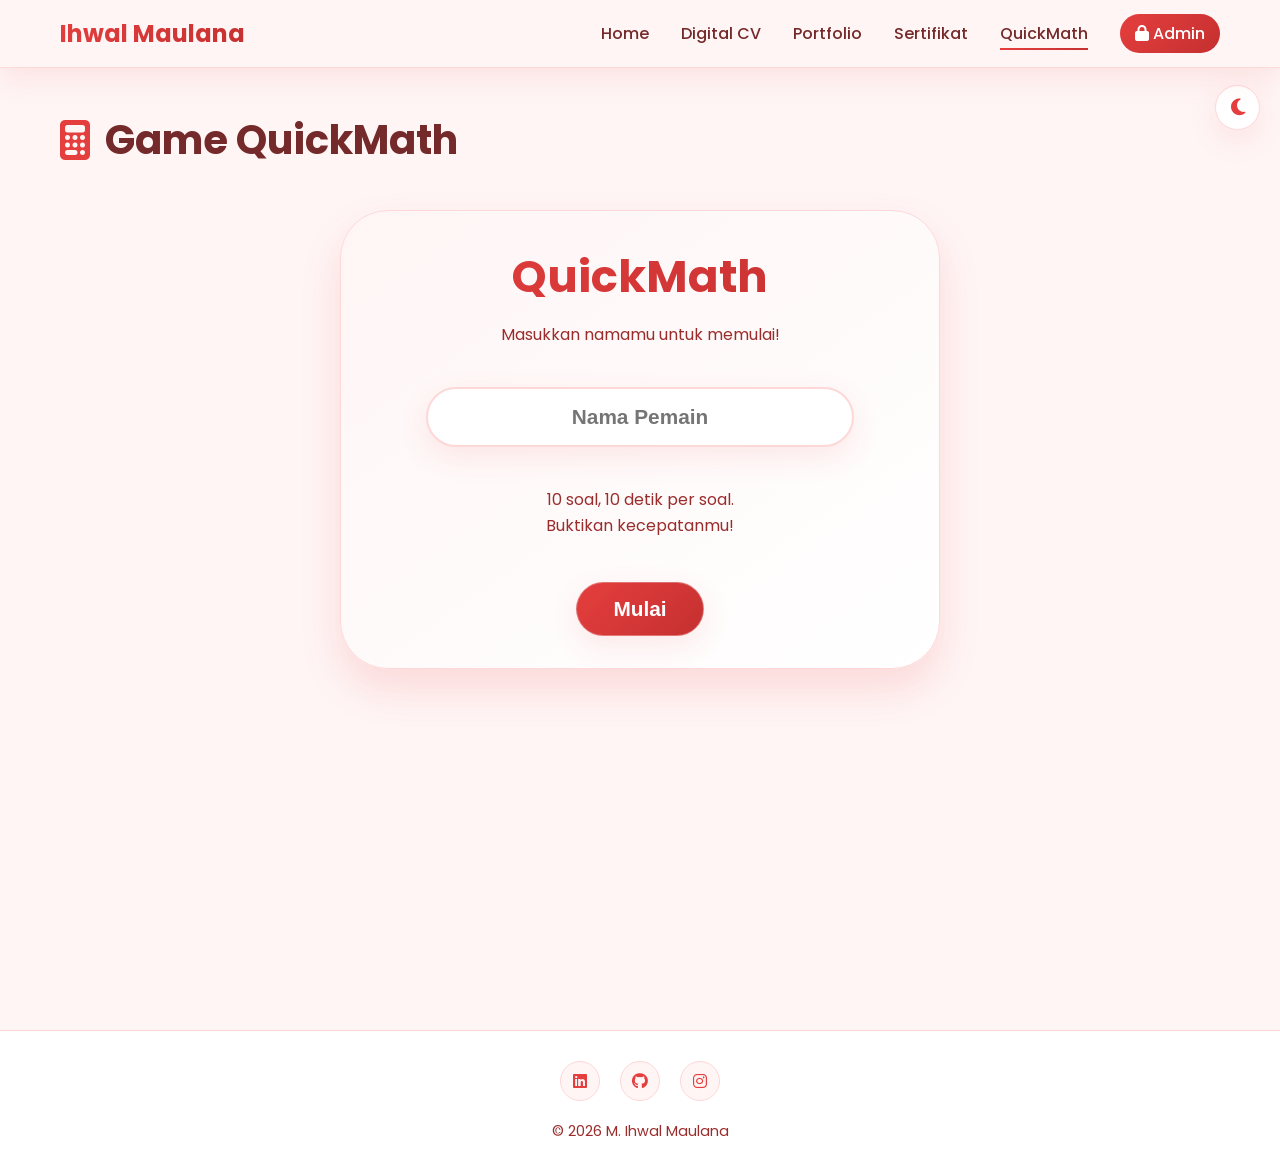
<file: quickmath.html>
<!DOCTYPE html>
<html lang="id">
<head>
    <meta charset="UTF-8">
    <meta name="viewport" content="width=device-width, initial-scale=1.0">
    <meta name="description" content="Game QuickMath - Uji kecepatan hitungmu dengan 10 soal dalam 10 detik per soal.">
    <title>QuickMath - Ihwal Maulana</title>
    <link rel="preconnect" href="https://fonts.googleapis.com">
    <link rel="preconnect" href="https://fonts.gstatic.com" crossorigin>
    <link rel="preconnect" href="https://cdnjs.cloudflare.com">
    <link rel="stylesheet" href="style.css">
    <link rel="icon" type="image/png" href="https://i.ibb.co.com/bjjpS1Fv/Whats-App-Image-2026-02-08-at-10-19-23.jpg">
    <link rel="stylesheet" href="https://cdnjs.cloudflare.com/ajax/libs/font-awesome/6.4.0/css/all.min.css">
    <link href="https://fonts.googleapis.com/css2?family=Poppins:wght@300;400;500;600;700&display=swap" rel="stylesheet">
</head>
<body class="light-mode">

    <a href="#game" class="skip-to-content">Skip to content</a>

    <button class="theme-toggle" id="themeToggle" aria-label="Toggle dark/light mode">
        <i class="fas fa-moon" aria-hidden="true"></i>
        <i class="fas fa-sun" aria-hidden="true"></i>
    </button>

    <button class="back-to-top" id="backToTop" aria-label="Back to top">
        <i class="fas fa-chevron-up" aria-hidden="true"></i>
    </button>

    <div id="toastContainer" class="toast-container" aria-live="polite"></div>

    <nav class="navbar" aria-label="Main navigation">
        <div class="nav-container">
            <div class="nav-brand">
                <a href="index.html">Ihwal Maulana</a>
            </div>
            <ul class="nav-menu" id="navMenu" role="menubar">
                <li><a href="index.html" class="nav-link">Home</a></li>
                <li><a href="digitalcv.html" class="nav-link">Digital CV</a></li>
                <li><a href="portofolio.html" class="nav-link">Portfolio</a></li>
                <li><a href="sertifikat.html" class="nav-link">Sertifikat</a></li>
                <li><a href="quickmath.html" class="nav-link active">QuickMath</a></li>
                <li><a href="login.html" class="nav-link nav-link-admin" id="adminNavLink">
                    <i class="fas fa-lock" aria-hidden="true"></i> Admin
                </a></li>
            </ul>
            <div class="nav-toggle" id="navToggle" role="button" aria-label="Toggle navigation menu" aria-expanded="false" tabindex="0">
                <i class="fas fa-bars" aria-hidden="true"></i>
            </div>
        </div>
    </nav>

    <main>
    <section id="game" class="section active-section">
        <div class="container">
            <h2 class="section-title"><i class="fas fa-calculator" aria-hidden="true"></i> Game QuickMath</h2>

            <div class="game-container" id="game-card">

                <div id="start-screen" class="game-screen">
                    <h1 class="game-title">QuickMath</h1>
                    <p class="game-subtitle">Masukkan namamu untuk memulai!</p>
                    <input type="text" id="player-name-input" class="game-input" placeholder="Nama Pemain" maxlength="20" aria-label="Nama pemain">
                    <div id="name-error" class="error-message" role="alert">Nama harus diisi!</div>
                    <p class="game-info">10 soal, 10 detik per soal.<br>Buktikan kecepatanmu!</p>
                    <button onclick="validateAndShowLoading()" class="btn-game" id="startButton">Mulai</button>
                </div>

                <div id="loading-screen" class="game-screen hidden">
                    <div class="loading-icon" aria-hidden="true">==</div>
                    <div class="loading-text">LOADING</div>
                    <div class="player-name" id="loading-player-name"></div>
                    <div class="loading-dots" aria-hidden="true">
                        <div class="loading-dot"></div>
                        <div class="loading-dot"></div>
                        <div class="loading-dot"></div>
                        <div class="loading-dot"></div>
                        <div class="loading-dot"></div>
                    </div>
                    <div class="loading-spinner" aria-hidden="true"></div>
                    <div class="loading-bar-container">
                        <div class="loading-bar" id="loadingBar" role="progressbar"></div>
                    </div>
                    <div class="loading-percentage" id="loadingPercentage">0%</div>
                    <div class="loading-tips">
                        <div class="loading-tip">Tips: Jawab secepat mungkin!</div>
                        <div class="loading-tip">Waktu hanya 10 detik per soal</div>
                        <div class="loading-tip">Fokus dan teliti dalam menjawab</div>
                    </div>
                    <p class="loading-skip-hint" onclick="document.getElementById('loading-screen').click()">Klik untuk melewati</p>
                    <small>Mempersiapkan soal-soal seru...</small>
                </div>

                <div id="play-screen" class="game-screen hidden">
                    <button class="btn-game-exit" onclick="showStartScreen()" aria-label="Keluar dari game" title="Keluar">
                        <i class="fas fa-times" aria-hidden="true"></i>
                    </button>
                    <div class="player-name" id="play-player-name"></div>
                    <div id="quest-number" class="quest-number">Soal 1 / 10</div>
                    <div class="timer-bar" role="progressbar" aria-label="Waktu tersisa">
                        <div id="progress" class="timer-progress"></div>
                    </div>
                    <div class="question" id="display-question" aria-live="polite">0 + 0</div>
                    <input type="number" id="answer-input" class="game-input answer-input" placeholder="?" autocomplete="off" aria-label="Jawaban kamu">
                    <br>
                    <small class="hint-text">Tekan Enter untuk menjawab</small>
                </div>

                <div id="result-screen" class="game-screen hidden">
                    <h1 id="result-title" class="result-title">Selesai!</h1>
                    <div class="player-name" id="result-player-name"></div>
                    <div id="result-message" class="result-message" aria-live="polite"></div>
                    <div class="score-badge" id="final-score">Skor: 0</div>
                    <div class="result-container">
                        <table class="result-table" aria-label="Hasil permainan QuickMath">
                            <thead>
                                <tr>
                                    <th scope="col">Soal</th>
                                    <th scope="col">Jawabanmu</th>
                                    <th scope="col">Benar</th>
                                </tr>
                            </thead>
                            <tbody id="result-body"></tbody>
                        </table>
                    </div>
                    <button onclick="showStartScreen()" class="btn-game" id="playAgainButton">Main Lagi</button>
                </div>
            </div>
        </div>
    </section>
    </main>

    <div id="confirmModal" class="modal confirm-modal" style="display: none;" role="dialog" aria-modal="true" aria-labelledby="confirmModalTitle">
        <div class="modal-content" style="max-width: 400px;">
            <div class="modal-header" style="background: var(--danger);">
                <h3 id="confirmModalTitle"><i class="fas fa-exclamation-triangle" aria-hidden="true"></i> Konfirmasi</h3>
            </div>
            <div class="modal-body">
                <p id="confirmMessage">Apakah Anda yakin?</p>
            </div>
            <div class="modal-footer" style="justify-content: center;">
                <button onclick="confirmAction()" class="btn-admin btn-save" style="flex: 0.4; background: var(--danger);">Ya, Hapus</button>
                <button onclick="closeConfirmModal()" class="btn-admin btn-close" style="flex: 0.4;">Batal</button>
            </div>
        </div>
    </div>

    <footer class="footer">
        <div class="container">
            <div class="footer-content">
                <div class="footer-social">
                    <a href="https://linkedin.com/in/ihwalmaulana" target="_blank" rel="noopener noreferrer" aria-label="LinkedIn"><i class="fab fa-linkedin" aria-hidden="true"></i></a>
                    <a href="https://github.com/waldevelop-afk" target="_blank" rel="noopener noreferrer" aria-label="GitHub"><i class="fab fa-github" aria-hidden="true"></i></a>
                    <a href="https://instagram.com/ihwalmaulana08" target="_blank" rel="noopener noreferrer" aria-label="Instagram"><i class="fab fa-instagram" aria-hidden="true"></i></a>
                </div>
                <p class="footer-text">&copy; 2026 M. Ihwal Maulana</p>
            </div>
        </div>
    </footer>

    <script src="script.js"></script>
    <script>
        document.addEventListener('DOMContentLoaded', function() {
            var adminLink = document.getElementById('adminNavLink');
            if (isAdminAuthenticated()) {
                adminLink.href = 'dashboard.html';
                adminLink.innerHTML = '<i class="fas fa-user-shield"></i> Dashboard';
                adminLink.classList.add('admin-logged-in');
            }
        });
    </script>
</body>
</html>
</file>
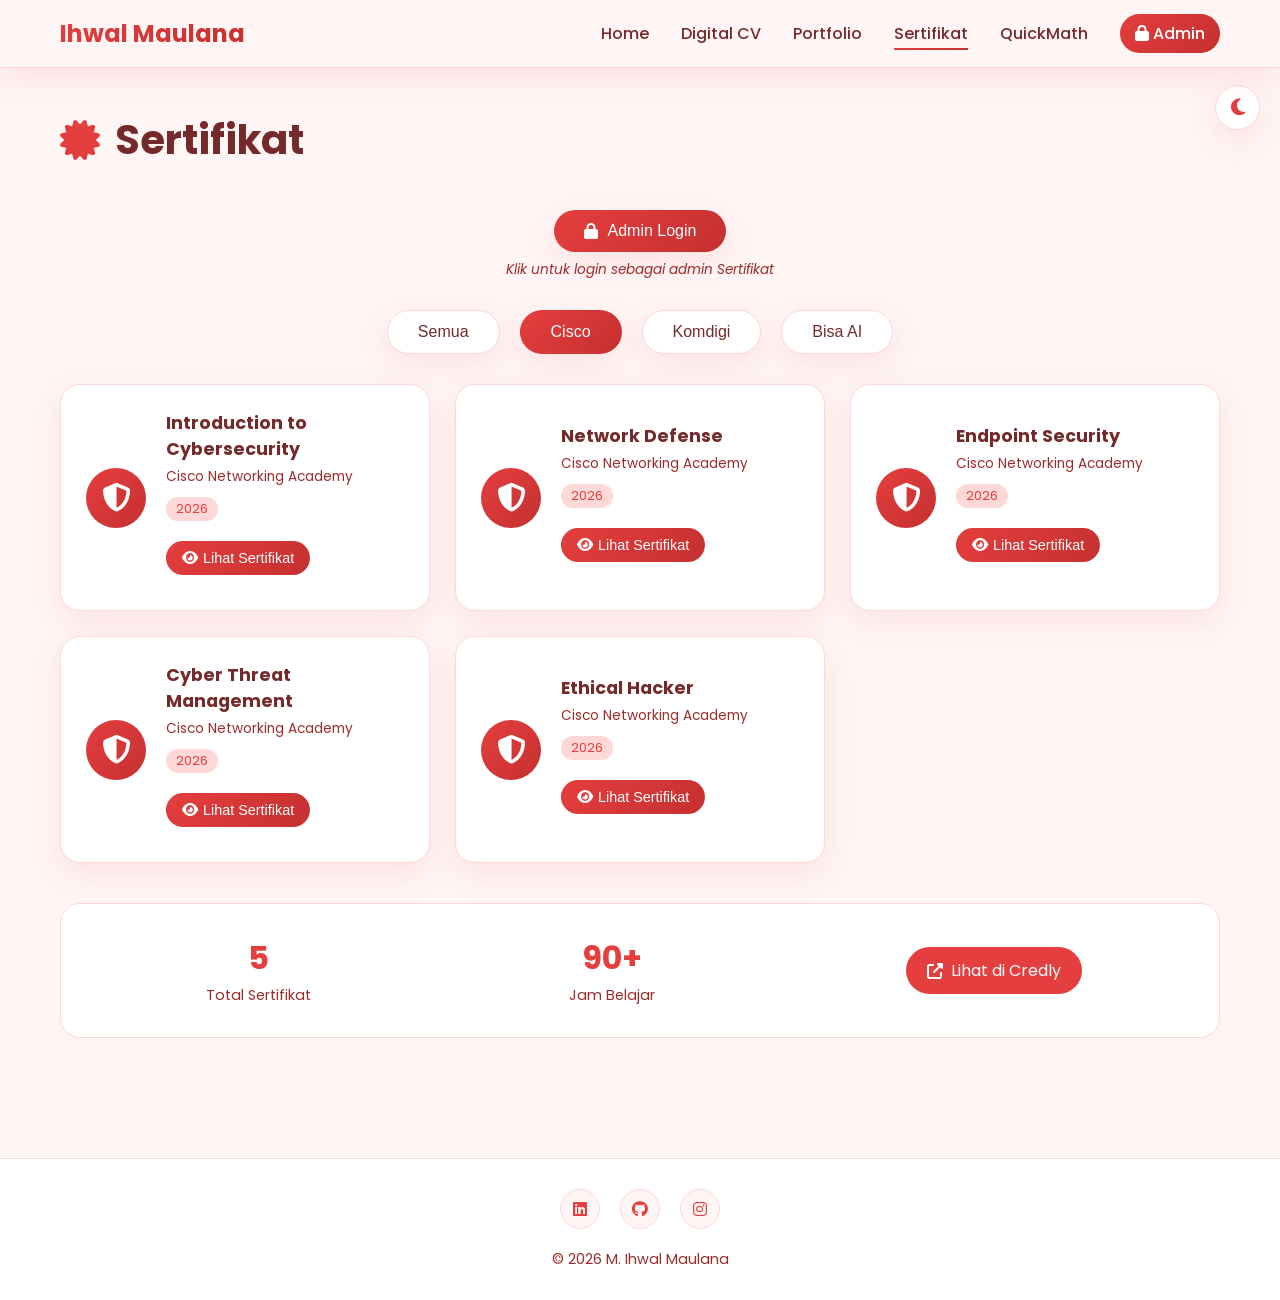
<file: sertifikat.html>
<!DOCTYPE html>
<html lang="id">
<head>
    <meta charset="UTF-8">
    <meta name="viewport" content="width=device-width, initial-scale=1.0">
    <meta name="description" content="Sertifikat Ihwal Maulana - Cisco Networking Academy, Komdigi, dan Bisa AI.">
    <title>Sertifikat - Ihwal Maulana</title>
    <link rel="preconnect" href="https://fonts.googleapis.com">
    <link rel="preconnect" href="https://fonts.gstatic.com" crossorigin>
    <link rel="preconnect" href="https://cdnjs.cloudflare.com">
    <link rel="stylesheet" href="style.css">
    <link rel="icon" type="image/png" href="https://i.ibb.co.com/bjjpS1Fv/Whats-App-Image-2026-02-08-at-10-19-23.jpg">
    <link rel="stylesheet" href="https://cdnjs.cloudflare.com/ajax/libs/font-awesome/6.4.0/css/all.min.css">
    <link href="https://fonts.googleapis.com/css2?family=Poppins:wght@300;400;500;600;700&display=swap" rel="stylesheet">
</head>
<body class="light-mode">

    <a href="#certificates" class="skip-to-content">Skip to content</a>

    <button class="theme-toggle" id="themeToggle" aria-label="Toggle dark/light mode">
        <i class="fas fa-moon" aria-hidden="true"></i>
        <i class="fas fa-sun" aria-hidden="true"></i>
    </button>

    <button class="back-to-top" id="backToTop" aria-label="Back to top">
        <i class="fas fa-chevron-up" aria-hidden="true"></i>
    </button>

    <div id="toastContainer" class="toast-container" aria-live="polite"></div>

    <nav class="navbar" aria-label="Main navigation">
        <div class="nav-container">
            <div class="nav-brand">
                <a href="index.html">Ihwal Maulana</a>
            </div>
            <ul class="nav-menu" id="navMenu" role="menubar">
                <li><a href="index.html" class="nav-link">Home</a></li>
                <li><a href="digitalcv.html" class="nav-link">Digital CV</a></li>
                <li><a href="portofolio.html" class="nav-link">Portfolio</a></li>
                <li><a href="sertifikat.html" class="nav-link active">Sertifikat</a></li>
                <li><a href="quickmath.html" class="nav-link">QuickMath</a></li>
                <li><a href="login.html" class="nav-link nav-link-admin" id="adminNavLink">
                    <i class="fas fa-lock" aria-hidden="true"></i> Admin
                </a></li>
            </ul>
            <div class="nav-toggle" id="navToggle" role="button" aria-label="Toggle navigation menu" aria-expanded="false" tabindex="0">
                <i class="fas fa-bars" aria-hidden="true"></i>
            </div>
        </div>
    </nav>

    <main>
    <section id="certificates" class="section active-section">
        <div class="container">
            <h2 class="section-title"><i class="fas fa-certificate" aria-hidden="true"></i> Sertifikat</h2>

            <div id="loginModal" class="modal" style="display: none;">
                <div class="modal-content" style="max-width: 400px;">
                    <div class="modal-header">
                        <h3><i class="fas fa-lock"></i> Admin Login</h3>
                        <span class="close-modal" onclick="closeLoginModal()">&times;</span>
                    </div>
                    <div class="modal-body">
                        <div class="login-form">
                            <div class="form-group">
                                <label for="username">Username</label>
                                <input type="text" id="username" class="admin-input" placeholder="Masukkan username">
                            </div>
                            <div class="form-group">
                                <label for="password">Password</label>
                                <input type="password" id="password" class="admin-input" placeholder="Masukkan password">
                            </div>
                            <div id="loginError" class="error-message" style="display: none; color: #F56565; margin-top: 10px;">
                                <i class="fas fa-exclamation-circle"></i> Username atau password salah!
                            </div>
                        </div>
                    </div>
                    <div class="modal-footer" style="justify-content: space-between;">
                        <button onclick="closeLoginModal()" class="btn-admin btn-close" style="flex: 0.3;">
                            <i class="fas fa-times"></i> Batal
                        </button>
                        <button onclick="handleLogin()" class="btn-admin btn-save" style="flex: 0.3;">
                            <i class="fas fa-sign-in-alt"></i> Login
                        </button>
                    </div>
                </div>
            </div>

            <div class="admin-panel" id="adminPanel" style="display: none;">
                <div class="admin-header">
                    <h3><i class="fas fa-cog"></i> Admin Panel - Kelola Sertifikat</h3>
                    <button onclick="logoutAdmin()" class="btn-logout">
                        <i class="fas fa-sign-out-alt"></i> Logout
                    </button>
                </div>
                <p class="admin-note">Gunakan panel ini untuk menambah/edit sertifikat</p>
                
                <div class="admin-form">
                    <div class="admin-form-group">
                        <label for="certCategory">Kategori Sertifikat:</label>
                        <select id="certCategory" class="admin-select">
                            <option value="cisco">Cisco Networking Academy</option>
                            <option value="komdigi">Kementerian Komdigi</option>
                            <option value="bisaai">Bisa AI Academy</option>
                        </select>
                    </div>
                    
                    <div class="admin-form-group">
                        <label for="certTitle">Judul Sertifikat:</label>
                        <input type="text" id="certTitle" class="admin-input" placeholder="Contoh: Introduction to Cybersecurity" required>
                    </div>
                    
                    <div class="admin-form-group">
                        <label for="certIssuer">Penerbit:</label>
                        <input type="text" id="certIssuer" class="admin-input" placeholder="Contoh: Cisco Networking Academy" required>
                    </div>
                    
                    <div class="admin-form-group">
                        <label for="certDate">Tanggal Sertifikat:</label>
                        <input type="date" id="certDate" class="admin-input" required>
                    </div>
                    
                    <div class="admin-form-group">
                        <label for="certDescription">Deskripsi (Opsional):</label>
                        <textarea id="certDescription" class="admin-input" rows="3" placeholder="Deskripsi singkat tentang sertifikat..."></textarea>
                    </div>
                    
                    <div class="admin-form-group">
                        <label for="certHours">Jam Belajar (Opsional):</label>
                        <input type="number" id="certHours" class="admin-input" placeholder="Contoh: 15">
                    </div>
                    
                    <div class="admin-form-group">
                        <label for="certLink">Link Sertifikat (URL Opsional):</label>
                        <input type="url" id="certLink" class="admin-input" placeholder="https://drive.google.com/...">
                        <small class="input-hint">Bisa link Google Drive, Google Photos, atau direct link</small>
                    </div>
                    
                    <div class="admin-form-group">
                        <label for="certFile">Upload File Sertifikat:</label>
                        <input type="file" id="certFile" class="admin-input" accept="image/*,.pdf" />
                        <div id="certFilePreview" class="file-preview-container" style="margin-top: 10px;"></div>
                        <small class="input-hint">Format: JPG, PNG, PDF (Max 10MB) - File akan tersimpan permanen</small>
                    </div>
                    
                    <div class="admin-form-group">
                        <label for="badgeFile">Upload Gambar Badge (Opsional):</label>
                        <input type="file" id="badgeFile" class="admin-input" accept="image/*" />
                        <div id="certBadgePreview" class="file-preview-container" style="margin-top: 10px;"></div>
                        <small class="input-hint">Format: JPG, PNG (Max 2MB)</small>
                    </div>
                    
                    <div class="admin-buttons">
                        <button onclick="saveCertificateLink()" class="btn-admin btn-save">
                            <i class="fas fa-save"></i> Simpan Sertifikat
                        </button>
                        <button onclick="closeAdminPanel()" class="btn-admin btn-close">
                            <i class="fas fa-times"></i> Tutup Panel
                        </button>
                    </div>
                </div>
            </div>

            <div class="admin-toggle-container">
                <button onclick="openLoginModal()" class="btn-admin-toggle" id="adminLoginBtn">
                    <i class="fas fa-lock"></i> Admin Login
                </button>
                <span class="admin-hint" id="adminStatus">Klik untuk login sebagai admin Sertifikat</span>
            </div>

            <div class="certificate-categories">
                <button class="category-btn active" data-category="all">Semua</button>
                <button class="category-btn" data-category="cisco">Cisco</button>
                <button class="category-btn" data-category="komdigi">Komdigi</button>
                <button class="category-btn" data-category="bisaai">Bisa AI</button>
            </div>

            <div class="certificates-grid" id="certificatesGrid"></div>

            <div class="cert-stats">
                <div class="cert-stat-item">
                    <span class="cert-stat-number" id="totalCertificates">0</span>
                    <span class="cert-stat-label">Total Sertifikat</span>
                </div>
                <div class="cert-stat-item">
                    <span class="cert-stat-number" id="totalHours">0</span>
                    <span class="cert-stat-label">Jam Belajar</span>
                </div>
                <div class="cert-stat-item">
                    <a href="https://www.credly.com/users/ihwal-maulana" target="_blank" class="credly-link">
                        <i class="fas fa-external-link-alt"></i> Lihat di Credly
                    </a>
                </div>
            </div>
        </div>
    </section>
    </main>

    <div id="certModal" class="modal" role="dialog" aria-modal="true" aria-labelledby="modalTitle">
        <div class="modal-content">
            <div class="modal-header">
                <h3 id="modalTitle">Sertifikat</h3>
                <span class="close-modal" onclick="closeModal()">&times;</span>
            </div>
            <div class="modal-body" id="modalBody"></div>
            <div class="modal-footer">
                <button class="btn-download" onclick="downloadCertificate()">
                    <i class="fas fa-download"></i> Download
                </button>
            </div>
        </div>
    </div>

    <footer class="footer">
        <div class="container">
            <div class="footer-content">
                <div class="footer-social">
                    <a href="https://linkedin.com/in/ihwalmaulana" target="_blank" rel="noopener noreferrer" aria-label="LinkedIn"><i class="fab fa-linkedin" aria-hidden="true"></i></a>
                    <a href="https://github.com/waldevelop-afk" target="_blank" rel="noopener noreferrer" aria-label="GitHub"><i class="fab fa-github" aria-hidden="true"></i></a>
                    <a href="https://instagram.com/ihwalmaulana08" target="_blank" rel="noopener noreferrer" aria-label="Instagram"><i class="fab fa-instagram" aria-hidden="true"></i></a>
                </div>
                <p class="footer-text">&copy; 2026 M. Ihwal Maulana</p>
            </div>
        </div>
    </footer>

    <script src="script.js"></script>
    <script>
        // Update admin nav link
        document.addEventListener('DOMContentLoaded', function() {
            const adminLink = document.getElementById('adminNavLink');
            if (isAdminAuthenticated()) {
                adminLink.href = 'dashboard.html';
                adminLink.innerHTML = '<i class="fas fa-user-shield"></i> Dashboard';
                adminLink.classList.add('admin-logged-in');
            }
        });
    </script>
</body>
</html>
</file>
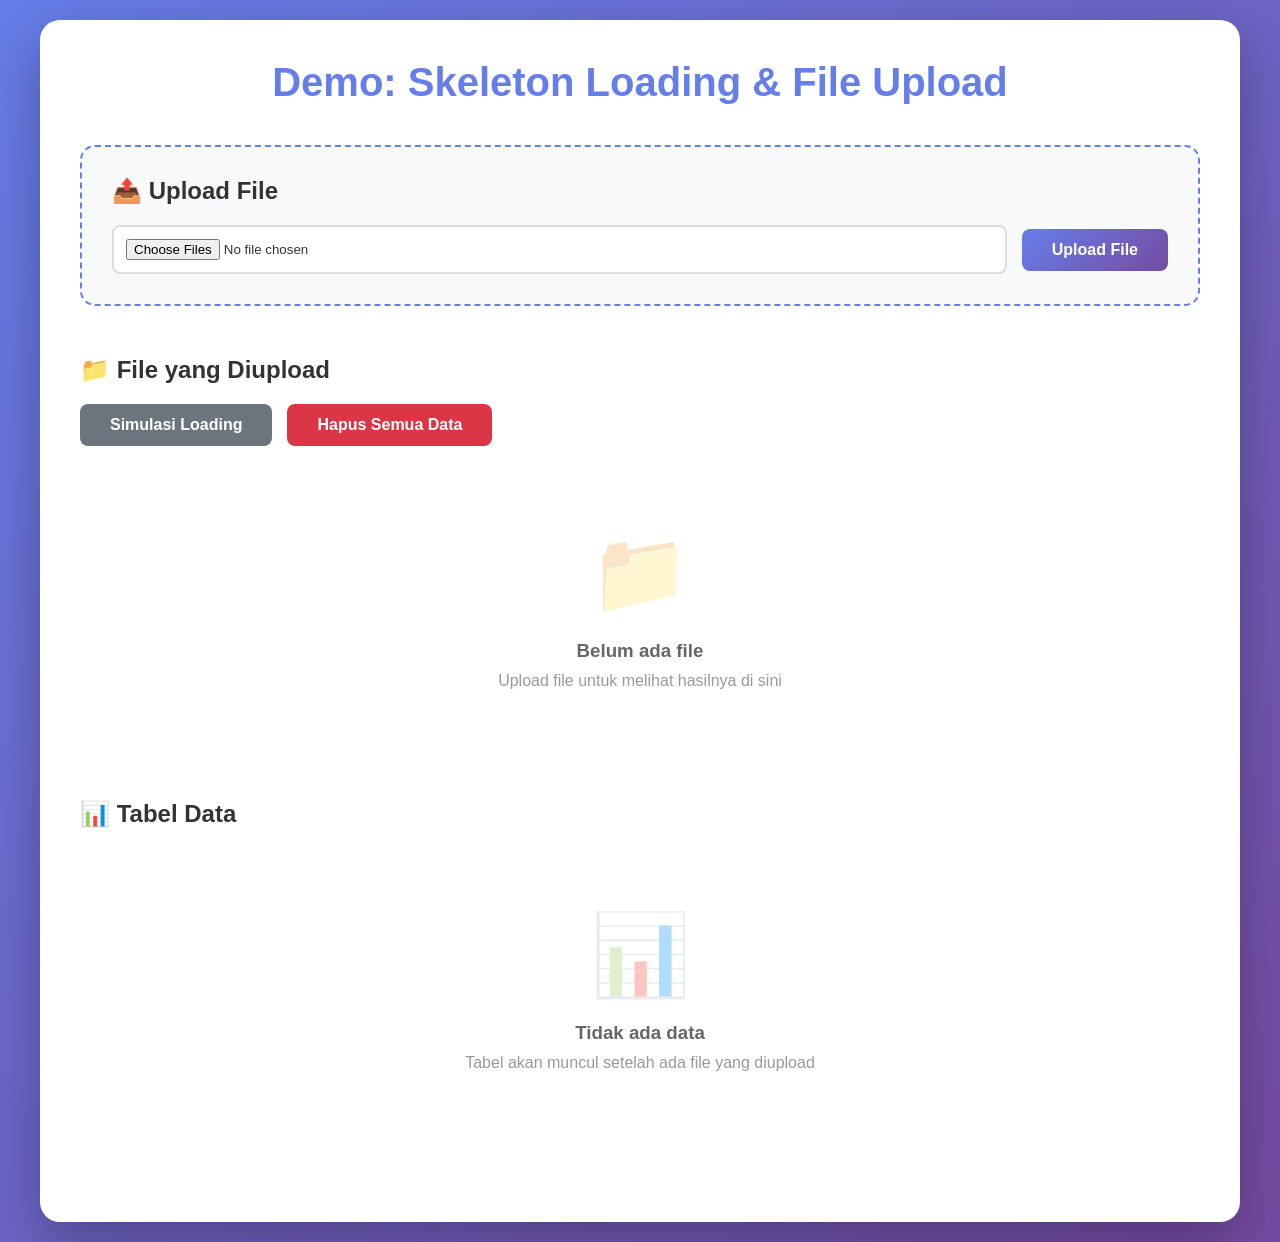
<file: skeleton-example.html>
<!DOCTYPE html>
<html lang="id">
<head>
    <meta charset="UTF-8">
    <meta name="viewport" content="width=device-width, initial-scale=1.0">
    <title>Skeleton Loading & Upload Example</title>
    <link rel="stylesheet" href="skeleton-styles.css">
</head>
<body>
    <div class="container">
        <h1>Demo: Skeleton Loading & File Upload</h1>
        
        <!-- Upload Section -->
        <section class="upload-section">
            <h2>📤 Upload File</h2>
            <div class="upload-form">
                <input type="file" id="fileInput" accept="image/*,.pdf" multiple>
                <button onclick="handleUpload()" class="btn-upload">Upload File</button>
            </div>
            <div id="uploadStatus" class="upload-status"></div>
        </section>

        <!-- Display Section with Skeleton -->
        <section class="display-section">
            <h2>📁 File yang Diupload</h2>
            <div class="controls">
                <button onclick="simulateLoading()" class="btn-secondary">Simulasi Loading</button>
                <button onclick="clearAllData()" class="btn-danger">Hapus Semua Data</button>
            </div>
            
            <!-- Grid untuk Card -->
            <div id="fileGrid" class="file-grid">
                <!-- Skeleton atau data akan muncul di sini -->
            </div>
        </section>

        <!-- Table Example -->
        <section class="table-section">
            <h2>📊 Tabel Data</h2>
            <div id="fileTable">
                <!-- Skeleton table atau data akan muncul di sini -->
            </div>
        </section>
    </div>

    <script src="skeleton-script.js"></script>
</body>
</html>
</file>
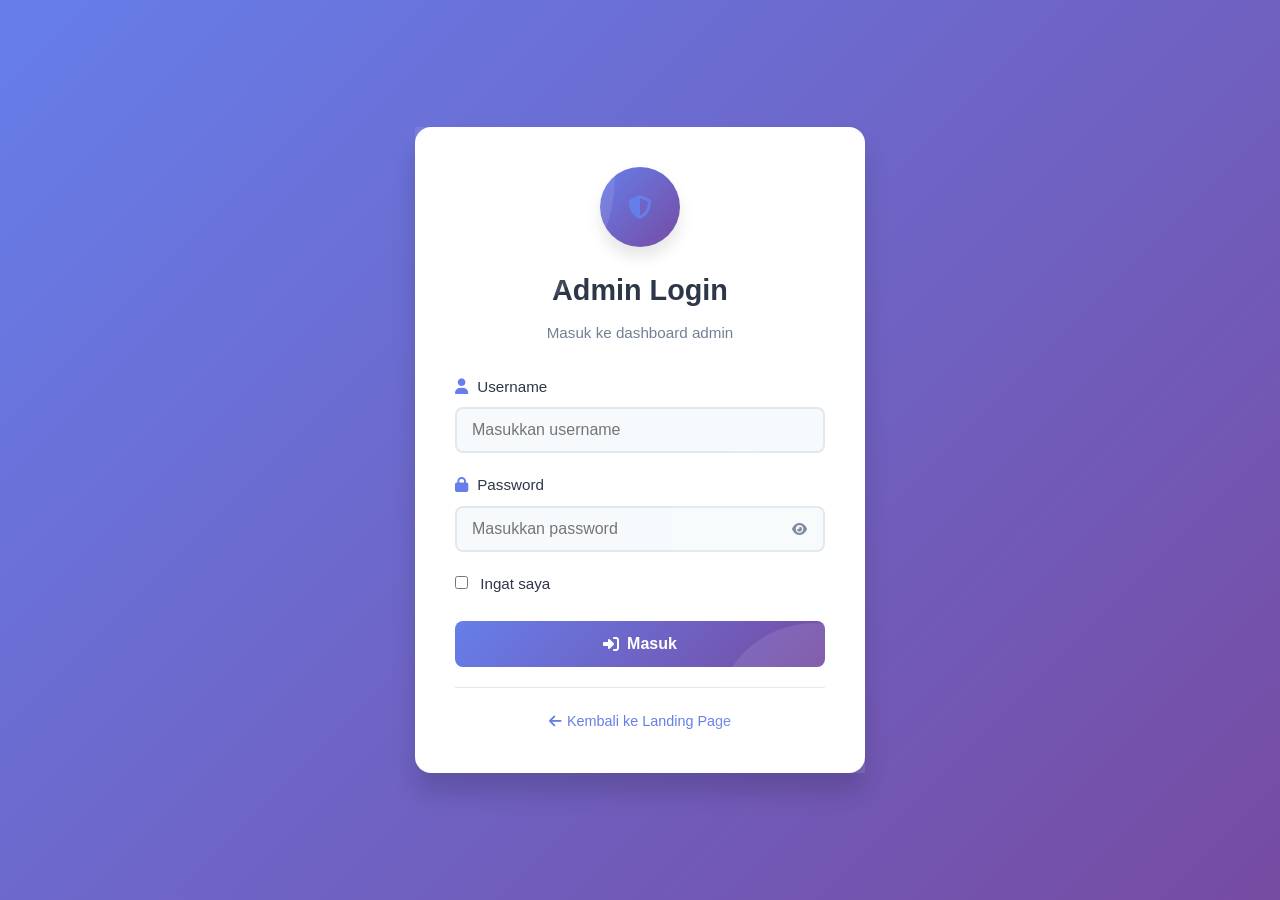
<file: auth-system/dashboard.html>
<!DOCTYPE html>
<html lang="id">
<head>
    <meta charset="UTF-8">
    <meta name="viewport" content="width=device-width, initial-scale=1.0">
    <title>Dashboard - Admin Panel</title>
    <link rel="stylesheet" href="auth-styles.css">
    <link rel="stylesheet" href="https://cdnjs.cloudflare.com/ajax/libs/font-awesome/6.4.0/css/all.min.css">
</head>
<body class="dashboard-page">
    <!-- Sidebar -->
    <aside class="sidebar" id="sidebar">
        <div class="sidebar-header">
            <div class="logo">
                <i class="fas fa-shield-halved"></i>
                <span>Admin Panel</span>
            </div>
            <button class="sidebar-toggle" onclick="toggleSidebar()">
                <i class="fas fa-times"></i>
            </button>
        </div>

        <nav class="sidebar-nav">
            <a href="#" class="nav-item active" onclick="showSection('landing')">
                <i class="fas fa-home"></i>
                <span>Landing Page</span>
            </a>
            <a href="#" class="nav-item" onclick="showSection('settings')">
                <i class="fas fa-cog"></i>
                <span>Pengaturan</span>
            </a>
            <a href="index.html" class="nav-item" target="_blank">
                <i class="fas fa-external-link-alt"></i>
                <span>Lihat Landing Page</span>
            </a>
        </nav>

        <div class="sidebar-footer">
            <div class="user-info">
                <i class="fas fa-user-circle"></i>
                <div class="user-details">
                    <span class="user-name" id="adminUsername">Admin</span>
                    <span class="user-role">Administrator</span>
                </div>
            </div>
            <button class="btn-logout" onclick="handleLogout()">
                <i class="fas fa-sign-out-alt"></i>
                <span>Logout</span>
            </button>
        </div>
    </aside>

    <!-- Main Content -->
    <main class="main-content">
        <!-- Navbar -->
        <nav class="navbar">
            <button class="mobile-toggle" onclick="toggleSidebar()">
                <i class="fas fa-bars"></i>
            </button>
            <h1 class="page-title" id="pageTitle">Landing Page Editor</h1>
            <div class="navbar-actions">
                <button class="btn-icon" onclick="window.open('index.html', '_blank')" title="Preview">
                    <i class="fas fa-eye"></i>
                </button>
                <button class="btn-icon" onclick="handleLogout()" title="Logout">
                    <i class="fas fa-sign-out-alt"></i>
                </button>
            </div>
        </nav>

        <!-- Content Area -->
        <div class="content-area">
            <!-- Landing Page Section -->
            <section id="landingSection" class="content-section active">
                <div class="section-header">
                    <h2><i class="fas fa-home"></i> Edit Landing Page</h2>
                    <p>Kelola konten yang ditampilkan di halaman utama</p>
                </div>

                <form id="landingForm" class="dashboard-form">
                    <!-- Hero Section -->
                    <div class="form-card">
                        <h3><i class="fas fa-star"></i> Hero Section</h3>
                        
                        <div class="form-group">
                            <label for="heroTitle">Judul Utama</label>
                            <input 
                                type="text" 
                                id="heroTitle" 
                                placeholder="Contoh: Selamat Datang di Website Kami"
                                required
                            >
                        </div>

                        <div class="form-group">
                            <label for="heroSubtitle">Subjudul</label>
                            <input 
                                type="text" 
                                id="heroSubtitle" 
                                placeholder="Contoh: Solusi Terbaik untuk Bisnis Anda"
                            >
                        </div>

                        <div class="form-group">
                            <label for="heroDescription">Deskripsi</label>
                            <textarea 
                                id="heroDescription" 
                                rows="4"
                                placeholder="Tulis deskripsi singkat tentang website atau bisnis Anda..."
                            ></textarea>
                        </div>

                        <div class="form-group">
                            <label for="heroImage">Gambar Hero</label>
                            <div class="file-input-wrapper">
                                <input 
                                    type="file" 
                                    id="heroImage" 
                                    accept="image/*"
                                    onchange="handleImageUpload(event, 'heroImagePreview')"
                                >
                                <div class="file-input-label">
                                    <i class="fas fa-cloud-upload-alt"></i>
                                    <span>Pilih gambar atau drag & drop</span>
                                    <small>Max 5MB (JPG, PNG, GIF)</small>
                                </div>
                            </div>
                            <div id="heroImagePreview" class="image-preview"></div>
                        </div>

                        <div class="form-group">
                            <label for="heroCTA">Teks Tombol CTA</label>
                            <input 
                                type="text" 
                                id="heroCTA" 
                                placeholder="Contoh: Mulai Sekarang"
                            >
                        </div>

                        <div class="form-group">
                            <label for="heroCTALink">Link Tombol CTA</label>
                            <input 
                                type="url" 
                                id="heroCTALink" 
                                placeholder="https://example.com"
                            >
                        </div>
                    </div>

                    <!-- About Section -->
                    <div class="form-card">
                        <h3><i class="fas fa-info-circle"></i> About Section</h3>
                        
                        <div class="form-group">
                            <label for="aboutTitle">Judul About</label>
                            <input 
                                type="text" 
                                id="aboutTitle" 
                                placeholder="Contoh: Tentang Kami"
                            >
                        </div>

                        <div class="form-group">
                            <label for="aboutContent">Konten About</label>
                            <textarea 
                                id="aboutContent" 
                                rows="6"
                                placeholder="Ceritakan tentang perusahaan, visi, misi, atau tim Anda..."
                            ></textarea>
                        </div>

                        <div class="form-group">
                            <label for="aboutImage">Gambar About</label>
                            <div class="file-input-wrapper">
                                <input 
                                    type="file" 
                                    id="aboutImage" 
                                    accept="image/*"
                                    onchange="handleImageUpload(event, 'aboutImagePreview')"
                                >
                                <div class="file-input-label">
                                    <i class="fas fa-cloud-upload-alt"></i>
                                    <span>Pilih gambar</span>
                                </div>
                            </div>
                            <div id="aboutImagePreview" class="image-preview"></div>
                        </div>
                    </div>

                    <!-- Contact Section -->
                    <div class="form-card">
                        <h3><i class="fas fa-envelope"></i> Contact Section</h3>
                        
                        <div class="form-row">
                            <div class="form-group">
                                <label for="contactEmail">Email</label>
                                <input 
                                    type="email" 
                                    id="contactEmail" 
                                    placeholder="info@example.com"
                                >
                            </div>

                            <div class="form-group">
                                <label for="contactPhone">Telepon</label>
                                <input 
                                    type="tel" 
                                    id="contactPhone" 
                                    placeholder="+62 812 3456 7890"
                                >
                            </div>
                        </div>

                        <div class="form-group">
                            <label for="contactAddress">Alamat</label>
                            <textarea 
                                id="contactAddress" 
                                rows="3"
                                placeholder="Jl. Contoh No. 123, Jakarta"
                            ></textarea>
                        </div>
                    </div>

                    <!-- Form Actions -->
                    <div class="form-actions">
                        <button type="button" class="btn-secondary" onclick="resetForm()">
                            <i class="fas fa-undo"></i> Reset
                        </button>
                        <button type="submit" class="btn-primary">
                            <i class="fas fa-save"></i> Simpan Perubahan
                        </button>
                    </div>
                </form>

                <div id="saveMessage" class="save-message"></div>
            </section>

            <!-- Settings Section -->
            <section id="settingsSection" class="content-section">
                <div class="section-header">
                    <h2><i class="fas fa-cog"></i> Pengaturan</h2>
                    <p>Kelola pengaturan akun dan sistem</p>
                </div>

                <div class="form-card">
                    <h3><i class="fas fa-key"></i> Ganti Password</h3>
                    
                    <form id="changePasswordForm">
                        <div class="form-group">
                            <label for="currentPassword">Password Saat Ini</label>
                            <input 
                                type="password" 
                                id="currentPassword" 
                                placeholder="Masukkan password saat ini"
                            >
                        </div>

                        <div class="form-group">
                            <label for="newPassword">Password Baru</label>
                            <input 
                                type="password" 
                                id="newPassword" 
                                placeholder="Masukkan password baru"
                            >
                        </div>

                        <div class="form-group">
                            <label for="confirmPassword">Konfirmasi Password Baru</label>
                            <input 
                                type="password" 
                                id="confirmPassword" 
                                placeholder="Konfirmasi password baru"
                            >
                        </div>

                        <button type="submit" class="btn-primary">
                            <i class="fas fa-check"></i> Ubah Password
                        </button>
                    </form>
                </div>

                <div class="form-card">
                    <h3><i class="fas fa-database"></i> Data Management</h3>
                    <p>Kelola data aplikasi</p>
                    
                    <div class="action-buttons">
                        <button class="btn-secondary" onclick="exportData()">
                            <i class="fas fa-download"></i> Export Data
                        </button>
                        <button class="btn-danger" onclick="clearAllData()">
                            <i class="fas fa-trash"></i> Hapus Semua Data
                        </button>
                    </div>
                </div>
            </section>
        </div>
    </main>

    <script src="auth.js"></script>
    <script src="dashboard.js"></script>
    <script>
        // Protect dashboard page
        document.addEventListener('DOMContentLoaded', function() {
            if (!isAuthenticated()) {
                window.location.href = 'login.html';
            } else {
                initDashboard();
            }
        });
    </script>
</body>
</html>
</file>
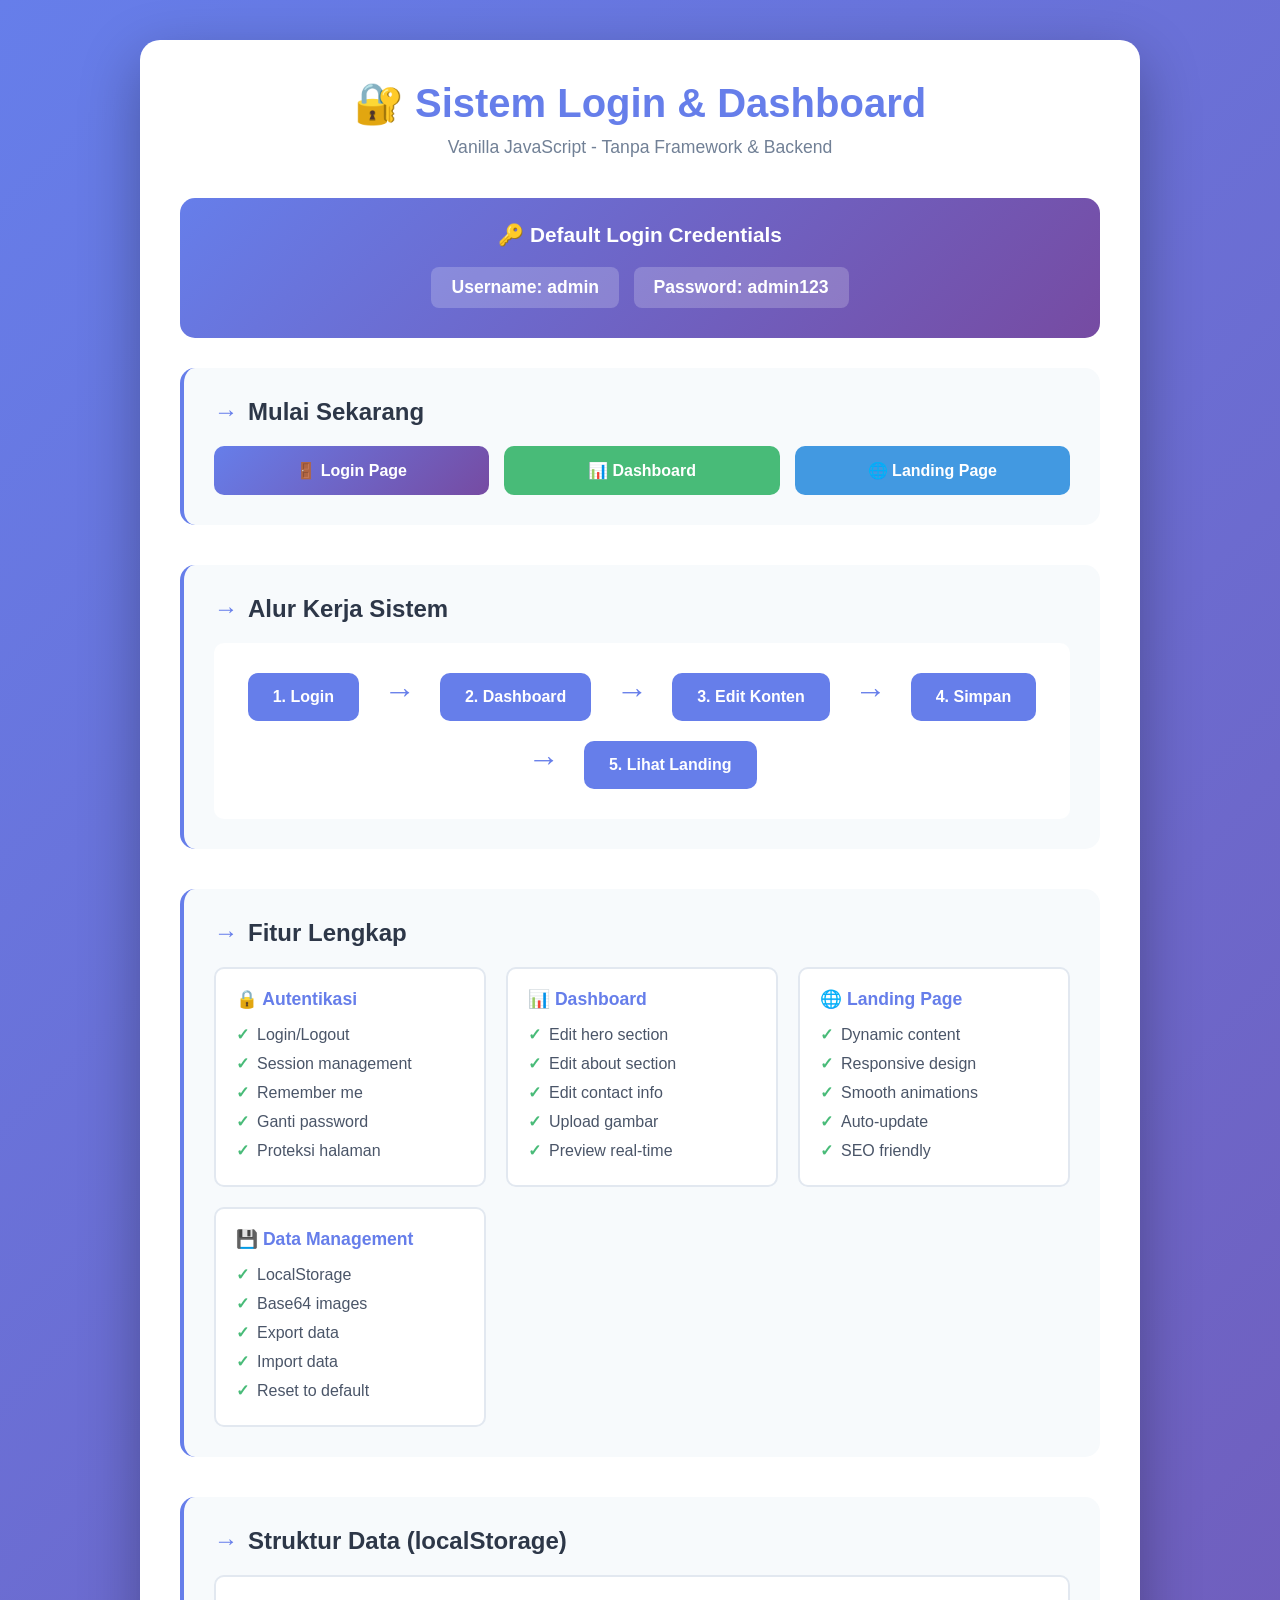
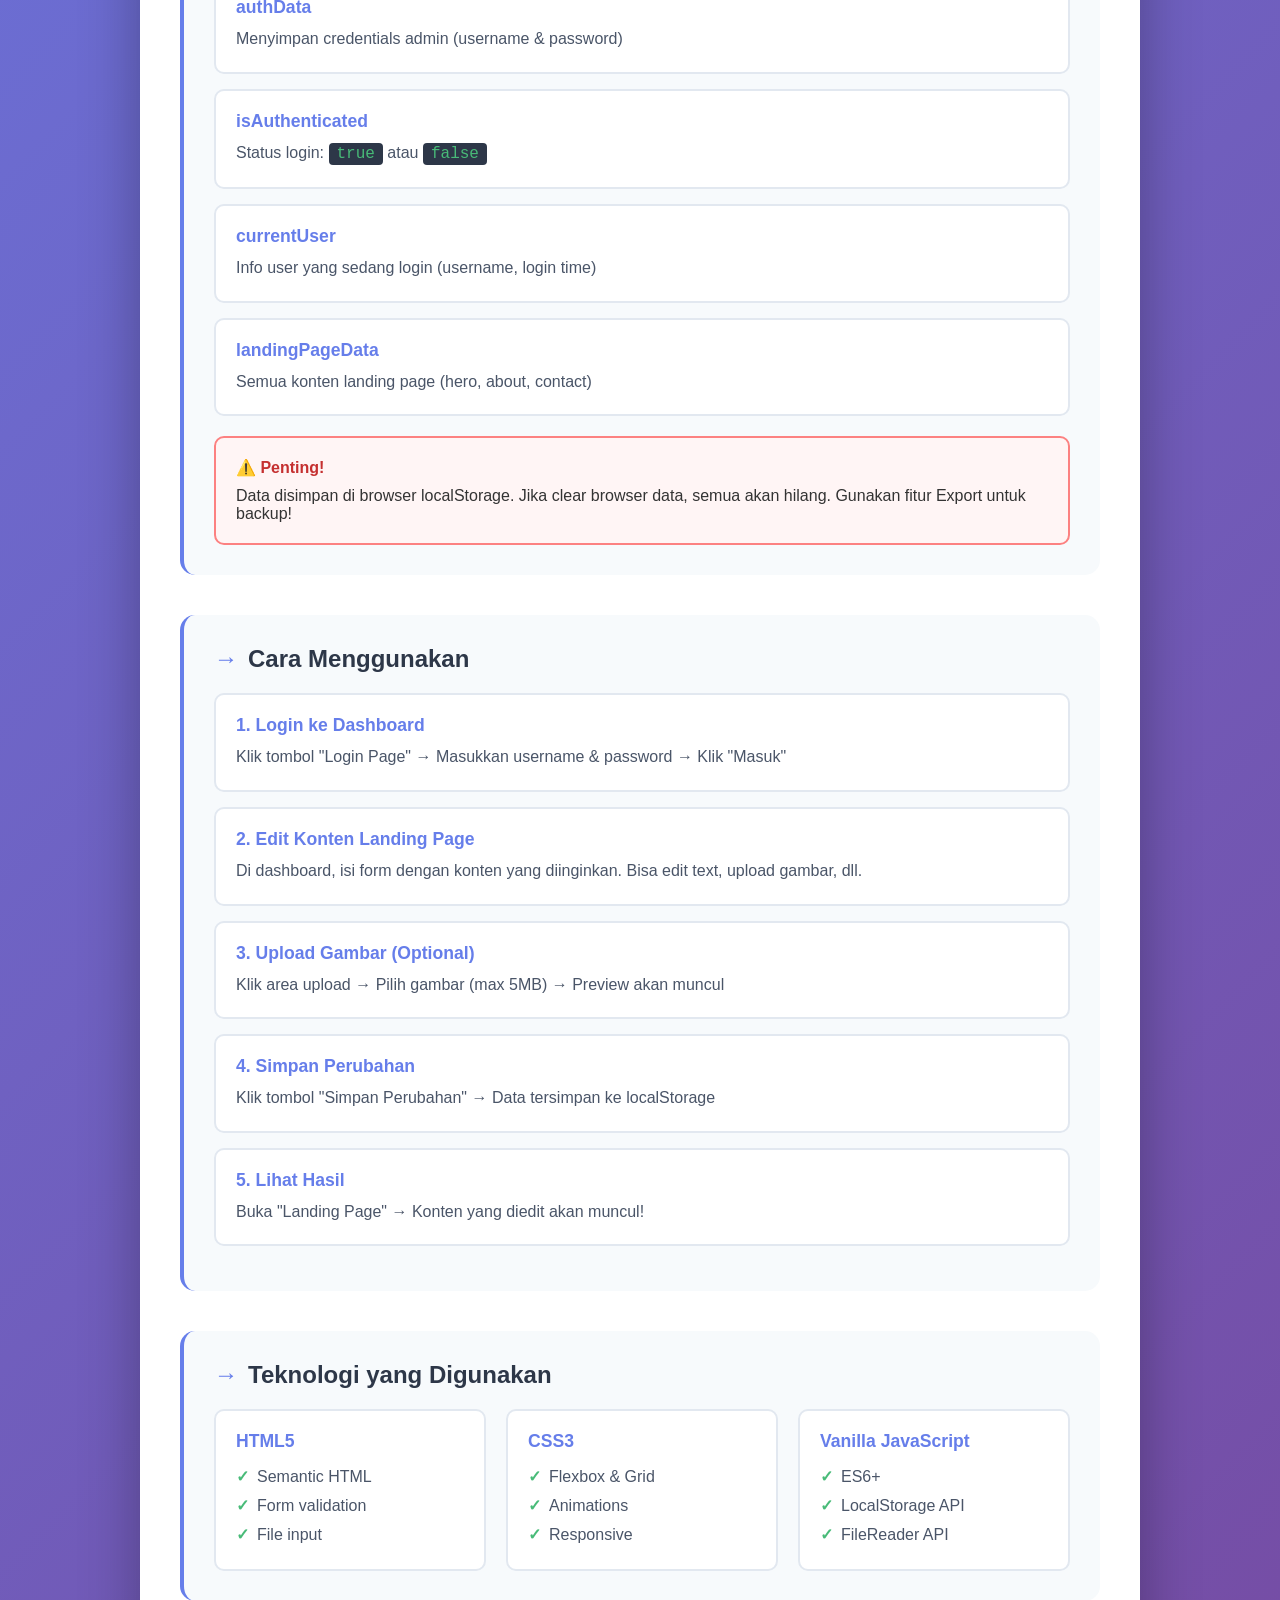
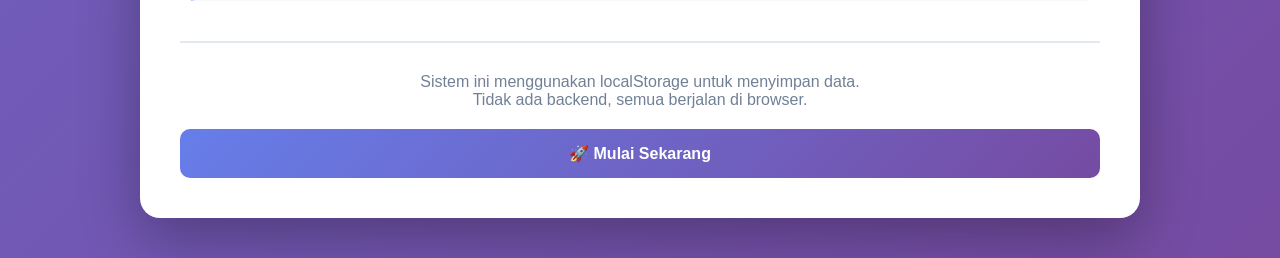
<file: auth-system/demo.html>
<!DOCTYPE html>
<html lang="id">
<head>
    <meta charset="UTF-8">
    <meta name="viewport" content="width=device-width, initial-scale=1.0">
    <title>Demo - Sistem Login & Dashboard</title>
    <style>
        * {
            margin: 0;
            padding: 0;
            box-sizing: border-box;
        }
        
        body {
            font-family: 'Segoe UI', Tahoma, Geneva, Verdana, sans-serif;
            background: linear-gradient(135deg, #667eea 0%, #764ba2 100%);
            min-height: 100vh;
            padding: 40px 20px;
            color: #333;
        }
        
        .container {
            max-width: 1000px;
            margin: 0 auto;
            background: white;
            border-radius: 20px;
            padding: 40px;
            box-shadow: 0 20px 60px rgba(0, 0, 0, 0.3);
        }
        
        h1 {
            text-align: center;
            color: #667eea;
            margin-bottom: 10px;
            font-size: 2.5rem;
        }
        
        .subtitle {
            text-align: center;
            color: #718096;
            margin-bottom: 40px;
            font-size: 1.1rem;
        }
        
        .section {
            margin-bottom: 40px;
            padding: 30px;
            background: #f7fafc;
            border-radius: 15px;
            border-left: 4px solid #667eea;
        }
        
        .section h2 {
            color: #2d3748;
            margin-bottom: 20px;
            display: flex;
            align-items: center;
            gap: 10px;
        }
        
        .section h2::before {
            content: '→';
            color: #667eea;
            font-weight: bold;
        }
        
        .info-box {
            background: white;
            padding: 20px;
            border-radius: 10px;
            margin-bottom: 15px;
            border: 2px solid #e2e8f0;
        }
        
        .info-box strong {
            color: #667eea;
            display: block;
            margin-bottom: 8px;
            font-size: 1.1rem;
        }
        
        .info-box p {
            color: #4a5568;
            line-height: 1.6;
        }
        
        .credentials {
            background: linear-gradient(135deg, #667eea, #764ba2);
            color: white;
            padding: 25px;
            border-radius: 15px;
            text-align: center;
            margin: 30px 0;
        }
        
        .credentials h3 {
            margin-bottom: 15px;
            font-size: 1.3rem;
        }
        
        .credentials .cred-item {
            background: rgba(255, 255, 255, 0.2);
            padding: 10px 20px;
            border-radius: 8px;
            display: inline-block;
            margin: 5px;
            font-size: 1.1rem;
            font-weight: 600;
        }
        
        .btn-group {
            display: grid;
            grid-template-columns: repeat(auto-fit, minmax(200px, 1fr));
            gap: 15px;
            margin-top: 20px;
        }
        
        .btn {
            padding: 15px 25px;
            border: none;
            border-radius: 10px;
            font-size: 1rem;
            font-weight: 600;
            cursor: pointer;
            transition: all 0.3s ease;
            text-decoration: none;
            text-align: center;
            display: block;
        }
        
        .btn-primary {
            background: linear-gradient(135deg, #667eea, #764ba2);
            color: white;
        }
        
        .btn-secondary {
            background: #48bb78;
            color: white;
        }
        
        .btn-info {
            background: #4299e1;
            color: white;
        }
        
        .btn:hover {
            transform: translateY(-3px);
            box-shadow: 0 10px 25px rgba(0, 0, 0, 0.2);
        }
        
        .flow-diagram {
            background: white;
            padding: 20px;
            border-radius: 10px;
            text-align: center;
        }
        
        .flow-step {
            display: inline-block;
            padding: 15px 25px;
            background: #667eea;
            color: white;
            border-radius: 10px;
            margin: 10px;
            font-weight: 600;
        }
        
        .flow-arrow {
            display: inline-block;
            color: #667eea;
            font-size: 2rem;
            margin: 0 10px;
        }
        
        .features {
            display: grid;
            grid-template-columns: repeat(auto-fit, minmax(250px, 1fr));
            gap: 20px;
            margin-top: 20px;
        }
        
        .feature-card {
            background: white;
            padding: 20px;
            border-radius: 10px;
            border: 2px solid #e2e8f0;
            transition: all 0.3s ease;
        }
        
        .feature-card:hover {
            border-color: #667eea;
            transform: translateY(-5px);
        }
        
        .feature-card h4 {
            color: #667eea;
            margin-bottom: 10px;
            font-size: 1.1rem;
        }
        
        .feature-card ul {
            list-style: none;
            padding-left: 0;
        }
        
        .feature-card li {
            padding: 5px 0;
            color: #4a5568;
        }
        
        .feature-card li::before {
            content: '✓';
            color: #48bb78;
            font-weight: bold;
            margin-right: 8px;
        }
        
        .storage-info {
            background: #fff5f5;
            border: 2px solid #fc8181;
            padding: 20px;
            border-radius: 10px;
            margin-top: 20px;
        }
        
        .storage-info h4 {
            color: #c53030;
            margin-bottom: 10px;
        }
        
        code {
            background: #2d3748;
            color: #48bb78;
            padding: 2px 8px;
            border-radius: 4px;
            font-family: 'Courier New', monospace;
        }
        
        @media (max-width: 768px) {
            .container {
                padding: 20px;
            }
            
            h1 {
                font-size: 1.8rem;
            }
            
            .flow-step {
                display: block;
                margin: 10px 0;
            }
            
            .flow-arrow {
                display: block;
                transform: rotate(90deg);
            }
        }
    </style>
</head>
<body>
    <div class="container">
        <h1>🔐 Sistem Login & Dashboard</h1>
        <p class="subtitle">Vanilla JavaScript - Tanpa Framework & Backend</p>
        
        <!-- Credentials -->
        <div class="credentials">
            <h3>🔑 Default Login Credentials</h3>
            <div class="cred-item">Username: <strong>admin</strong></div>
            <div class="cred-item">Password: <strong>admin123</strong></div>
        </div>
        
        <!-- Quick Start -->
        <div class="section">
            <h2>Mulai Sekarang</h2>
            <div class="btn-group">
                <a href="login.html" class="btn btn-primary">🚪 Login Page</a>
                <a href="dashboard.html" class="btn btn-secondary">📊 Dashboard</a>
                <a href="index.html" class="btn btn-info">🌐 Landing Page</a>
            </div>
        </div>
        
        <!-- Alur Kerja -->
        <div class="section">
            <h2>Alur Kerja Sistem</h2>
            <div class="flow-diagram">
                <div class="flow-step">1. Login</div>
                <div class="flow-arrow">→</div>
                <div class="flow-step">2. Dashboard</div>
                <div class="flow-arrow">→</div>
                <div class="flow-step">3. Edit Konten</div>
                <div class="flow-arrow">→</div>
                <div class="flow-step">4. Simpan</div>
                <div class="flow-arrow">→</div>
                <div class="flow-step">5. Lihat Landing</div>
            </div>
        </div>
        
        <!-- Fitur -->
        <div class="section">
            <h2>Fitur Lengkap</h2>
            <div class="features">
                <div class="feature-card">
                    <h4>🔒 Autentikasi</h4>
                    <ul>
                        <li>Login/Logout</li>
                        <li>Session management</li>
                        <li>Remember me</li>
                        <li>Ganti password</li>
                        <li>Proteksi halaman</li>
                    </ul>
                </div>
                
                <div class="feature-card">
                    <h4>📊 Dashboard</h4>
                    <ul>
                        <li>Edit hero section</li>
                        <li>Edit about section</li>
                        <li>Edit contact info</li>
                        <li>Upload gambar</li>
                        <li>Preview real-time</li>
                    </ul>
                </div>
                
                <div class="feature-card">
                    <h4>🌐 Landing Page</h4>
                    <ul>
                        <li>Dynamic content</li>
                        <li>Responsive design</li>
                        <li>Smooth animations</li>
                        <li>Auto-update</li>
                        <li>SEO friendly</li>
                    </ul>
                </div>
                
                <div class="feature-card">
                    <h4>💾 Data Management</h4>
                    <ul>
                        <li>LocalStorage</li>
                        <li>Base64 images</li>
                        <li>Export data</li>
                        <li>Import data</li>
                        <li>Reset to default</li>
                    </ul>
                </div>
            </div>
        </div>
        
        <!-- Struktur Data -->
        <div class="section">
            <h2>Struktur Data (localStorage)</h2>
            
            <div class="info-box">
                <strong>authData</strong>
                <p>Menyimpan credentials admin (username & password)</p>
            </div>
            
            <div class="info-box">
                <strong>isAuthenticated</strong>
                <p>Status login: <code>true</code> atau <code>false</code></p>
            </div>
            
            <div class="info-box">
                <strong>currentUser</strong>
                <p>Info user yang sedang login (username, login time)</p>
            </div>
            
            <div class="info-box">
                <strong>landingPageData</strong>
                <p>Semua konten landing page (hero, about, contact)</p>
            </div>
            
            <div class="storage-info">
                <h4>⚠️ Penting!</h4>
                <p>Data disimpan di browser localStorage. Jika clear browser data, semua akan hilang. Gunakan fitur Export untuk backup!</p>
            </div>
        </div>
        
        <!-- Cara Pakai -->
        <div class="section">
            <h2>Cara Menggunakan</h2>
            
            <div class="info-box">
                <strong>1. Login ke Dashboard</strong>
                <p>Klik tombol "Login Page" → Masukkan username & password → Klik "Masuk"</p>
            </div>
            
            <div class="info-box">
                <strong>2. Edit Konten Landing Page</strong>
                <p>Di dashboard, isi form dengan konten yang diinginkan. Bisa edit text, upload gambar, dll.</p>
            </div>
            
            <div class="info-box">
                <strong>3. Upload Gambar (Optional)</strong>
                <p>Klik area upload → Pilih gambar (max 5MB) → Preview akan muncul</p>
            </div>
            
            <div class="info-box">
                <strong>4. Simpan Perubahan</strong>
                <p>Klik tombol "Simpan Perubahan" → Data tersimpan ke localStorage</p>
            </div>
            
            <div class="info-box">
                <strong>5. Lihat Hasil</strong>
                <p>Buka "Landing Page" → Konten yang diedit akan muncul!</p>
            </div>
        </div>
        
        <!-- Teknologi -->
        <div class="section">
            <h2>Teknologi yang Digunakan</h2>
            <div class="features">
                <div class="feature-card">
                    <h4>HTML5</h4>
                    <ul>
                        <li>Semantic HTML</li>
                        <li>Form validation</li>
                        <li>File input</li>
                    </ul>
                </div>
                
                <div class="feature-card">
                    <h4>CSS3</h4>
                    <ul>
                        <li>Flexbox & Grid</li>
                        <li>Animations</li>
                        <li>Responsive</li>
                    </ul>
                </div>
                
                <div class="feature-card">
                    <h4>Vanilla JavaScript</h4>
                    <ul>
                        <li>ES6+</li>
                        <li>LocalStorage API</li>
                        <li>FileReader API</li>
                    </ul>
                </div>
            </div>
        </div>
        
        <!-- Footer -->
        <div style="text-align: center; margin-top: 40px; padding-top: 30px; border-top: 2px solid #e2e8f0;">
            <p style="color: #718096; margin-bottom: 15px;">
                Sistem ini menggunakan localStorage untuk menyimpan data.<br>
                Tidak ada backend, semua berjalan di browser.
            </p>
            <div class="btn-group">
                <a href="login.html" class="btn btn-primary">🚀 Mulai Sekarang</a>
            </div>
        </div>
    </div>
</body>
</html>
</file>
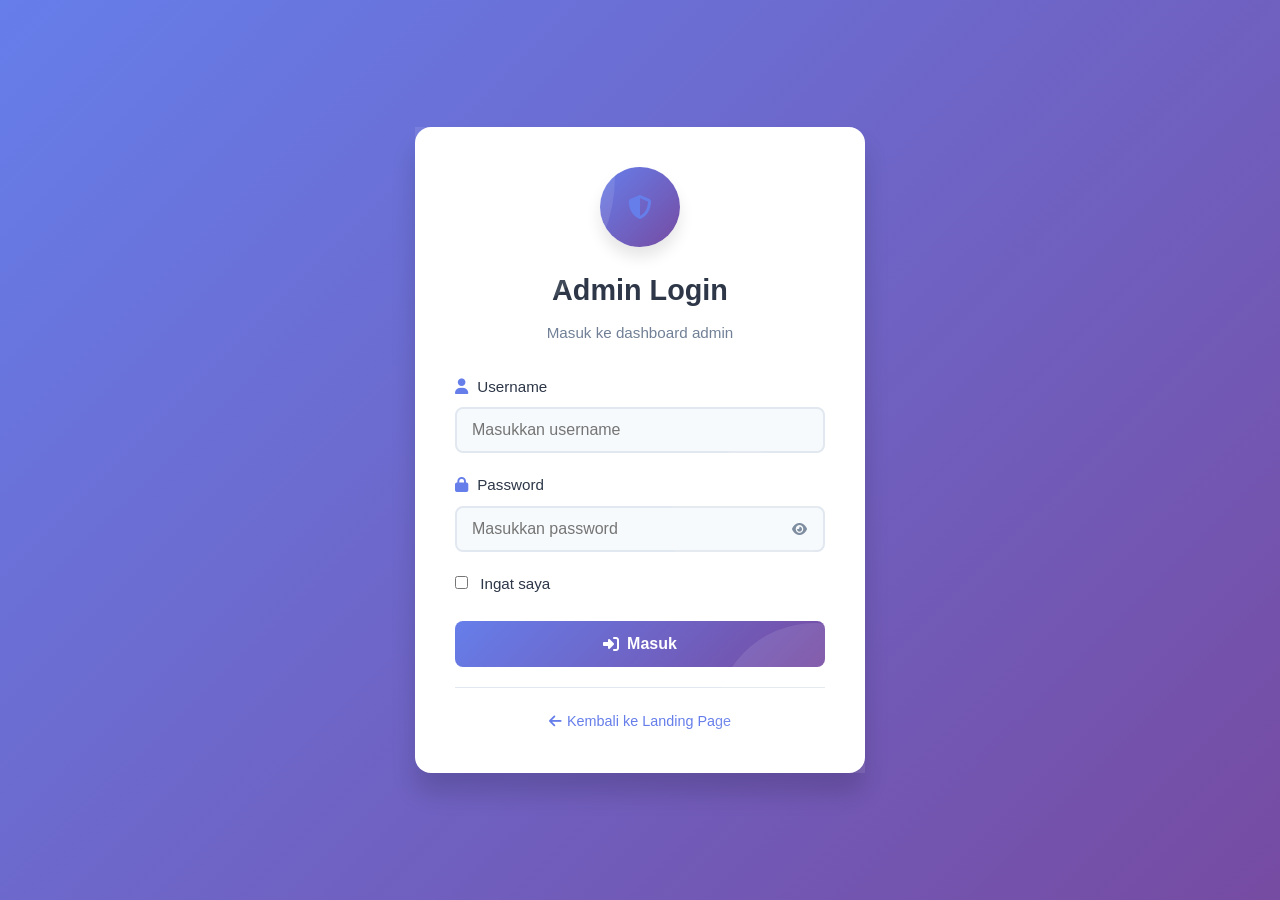
<file: auth-system/login.html>
<!DOCTYPE html>
<html lang="id">
<head>
    <meta charset="UTF-8">
    <meta name="viewport" content="width=device-width, initial-scale=1.0">
    <title>Login - Admin Panel</title>
    <link rel="stylesheet" href="auth-styles.css">
    <link rel="stylesheet" href="https://cdnjs.cloudflare.com/ajax/libs/font-awesome/6.4.0/css/all.min.css">
</head>
<body class="login-page">
    <div class="login-container">
        <div class="login-card">
            <div class="login-header">
                <div class="logo">
                    <i class="fas fa-shield-halved"></i>
                </div>
                <h1>Admin Login</h1>
                <p>Masuk ke dashboard admin</p>
            </div>

            <form id="loginForm" class="login-form">
                <div class="form-group">
                    <label for="username">
                        <i class="fas fa-user"></i> Username
                    </label>
                    <input 
                        type="text" 
                        id="username" 
                        name="username" 
                        placeholder="Masukkan username"
                        autocomplete="username"
                        required
                    >
                </div>

                <div class="form-group">
                    <label for="password">
                        <i class="fas fa-lock"></i> Password
                    </label>
                    <div class="password-input">
                        <input 
                            type="password" 
                            id="password" 
                            name="password" 
                            placeholder="Masukkan password"
                            autocomplete="current-password"
                            required
                        >
                        <button type="button" class="toggle-password" onclick="togglePassword()">
                            <i class="fas fa-eye" id="toggleIcon"></i>
                        </button>
                    </div>
                </div>

                <div class="form-group checkbox-group">
                    <label class="checkbox-label">
                        <input type="checkbox" id="rememberMe">
                        <span>Ingat saya</span>
                    </label>
                </div>

                <button type="submit" class="btn-login" id="btnLogin">
                    <i class="fas fa-sign-in-alt"></i> Masuk
                </button>

                <div id="loginMessage" class="login-message"></div>
            </form>

            <div class="login-footer">
                <a href="index.html" class="back-link">
                    <i class="fas fa-arrow-left"></i> Kembali ke Landing Page
                </a>
            </div>
        </div>

        <div class="login-bg">
            <div class="bg-shape shape-1"></div>
            <div class="bg-shape shape-2"></div>
            <div class="bg-shape shape-3"></div>
        </div>
    </div>

    <script src="auth.js"></script>
    <script>
        // Initialize login page
        document.addEventListener('DOMContentLoaded', function() {
            // Cek jika sudah login, redirect ke dashboard
            if (isAuthenticated()) {
                window.location.href = 'dashboard.html';
            }

            // Handle form submit
            document.getElementById('loginForm').addEventListener('submit', handleLogin);

            // Load remembered username
            const rememberedUser = localStorage.getItem('rememberedUsername');
            if (rememberedUser) {
                document.getElementById('username').value = rememberedUser;
                document.getElementById('rememberMe').checked = true;
            }
        });

        function togglePassword() {
            const passwordInput = document.getElementById('password');
            const toggleIcon = document.getElementById('toggleIcon');
            
            if (passwordInput.type === 'password') {
                passwordInput.type = 'text';
                toggleIcon.classList.remove('fa-eye');
                toggleIcon.classList.add('fa-eye-slash');
            } else {
                passwordInput.type = 'password';
                toggleIcon.classList.remove('fa-eye-slash');
                toggleIcon.classList.add('fa-eye');
            }
        }
    </script>
</body>
</html>
</file>
<file: style.css>
:root {
    --soft-red-50: #FFF5F5;
    --soft-red-100: #FED7D7;
    --soft-red-200: #FEB2B2;
    --soft-red-300: #FC8181;
    --soft-red-400: #F56565;
    --soft-red-500: #E53E3E;
    --soft-red-600: #C53030;
    --soft-red-700: #9B2C2C;
    --soft-red-800: #822727;
    --soft-red-900: #63171B;
    
    --primary: #E53E3E;
    --primary-light: #F56565;
    --secondary: #C53030;
    --secondary-light: #9B2C2C;
    --accent: #FEB2B2;
    --success: #9AE6B4;
    --danger: #FC8181;
    
    --transition: all 0.3s ease;
    --radius: 20px;
}

.light-mode {
    --bg-primary: #FFF5F5;
    --bg-secondary: #FFFFFF;
    --bg-card: #FFFFFF;
    --text-primary: #742A2A;
    --text-secondary: #9B2C2C;
    --border: #FED7D7;
    --shadow: 0 10px 30px rgba(229, 62, 62, 0.1);
    --shadow-hover: 0 20px 40px rgba(229, 62, 62, 0.15);
    --nav-bg: rgba(255, 245, 245, 0.9);
    --nav-hover: rgba(229, 62, 62, 0.05);
    --nav-active: rgba(229, 62, 62, 0.1);
    --game-bg: linear-gradient(145deg, #FFF5F5, #FFFFFF);
    --game-card-bg: rgba(255, 255, 255, 0.95);
    --game-text: #742A2A;
}

.dark-mode {
    --bg-primary: #4A1215;
    --bg-secondary: #5C1A1E;
    --bg-card: #6B2226;
    --text-primary: #FFF5F5;
    --text-secondary: #FED7D7;
    --border: #9B2C2C;
    --shadow: 0 10px 30px rgba(0, 0, 0, 0.4);
    --shadow-hover: 0 20px 40px rgba(0, 0, 0, 0.5);
    --nav-bg: rgba(74, 18, 21, 0.95);
    --nav-hover: rgba(229, 62, 62, 0.2);
    --nav-active: rgba(229, 62, 62, 0.3);
    --game-bg: linear-gradient(145deg, #4A1215, #5C1A1E);
    --game-card-bg: rgba(107, 34, 38, 0.95);
    --game-text: #FFF5F5;
}

* {
    margin: 0;
    padding: 0;
    box-sizing: border-box;
}

html {
    scroll-behavior: smooth;
}

body {
    font-family: 'Poppins', sans-serif;
    background: var(--bg-primary);
    color: var(--text-primary);
    transition: var(--transition);
    min-height: 100vh;
    position: relative;
    padding-top: 70px;
}

.theme-toggle {
    position: fixed;
    top: 85px;
    right: 20px;
    width: 45px;
    height: 45px;
    border-radius: 50%;
    background: var(--bg-secondary);
    border: 1px solid var(--border);
    cursor: pointer;
    display: flex;
    align-items: center;
    justify-content: center;
    z-index: 999;
    box-shadow: var(--shadow);
    transition: var(--transition);
    backdrop-filter: blur(5px);
}

.theme-toggle i {
    font-size: 1.2rem;
    color: var(--primary);
    transition: var(--transition);
}

.theme-toggle .fa-sun {
    display: none;
}

.dark-mode .theme-toggle .fa-moon {
    display: none;
}

.dark-mode .theme-toggle .fa-sun {
    display: block;
    color: #FEB2B2;
}

.theme-toggle:hover {
    transform: scale(1.1);
    box-shadow: var(--shadow-hover);
}

.back-to-top {
    position: fixed;
    bottom: 20px;
    right: 20px;
    width: 45px;
    height: 45px;
    background: var(--primary);
    border: none;
    border-radius: 50%;
    color: white;
    cursor: pointer;
    display: flex;
    align-items: center;
    justify-content: center;
    font-size: 1.2rem;
    opacity: 0;
    visibility: hidden;
    transition: var(--transition);
    z-index: 998;
    border: 2px solid var(--bg-secondary);
}

.back-to-top.visible {
    opacity: 1;
    visibility: visible;
}

.back-to-top:hover {
    transform: translateY(-5px) scale(1.1);
    background: var(--secondary);
}

.container {
    max-width: 1200px;
    margin: 0 auto;
    padding: 0 20px;
}

.navbar {
    position: fixed;
    top: 0;
    left: 0;
    right: 0;
    background: var(--nav-bg);
    backdrop-filter: blur(10px);
    box-shadow: var(--shadow);
    z-index: 1000;
    animation: slideDown 0.5s ease;
    border-bottom: 1px solid var(--border);
}

@keyframes slideDown {
    from {
        transform: translateY(-100%);
    }
    to {
        transform: translateY(0);
    }
}

.nav-container {
    max-width: 1200px;
    margin: 0 auto;
    padding: 1rem 20px;
    display: flex;
    justify-content: space-between;
    align-items: center;
}

.nav-brand a {
    font-size: 1.5rem;
    font-weight: 700;
    background: linear-gradient(135deg, var(--primary), var(--secondary));
    -webkit-background-clip: text;
    -webkit-text-fill-color: transparent;
    text-decoration: none;
}

.nav-menu {
    display: flex;
    list-style: none;
    gap: 2rem;
}

.nav-link {
    text-decoration: none;
    color: var(--text-primary);
    font-weight: 500;
    transition: var(--transition);
    position: relative;
}

.nav-link::after {
    content: '';
    position: absolute;
    bottom: -5px;
    left: 0;
    width: 0;
    height: 2px;
    background: linear-gradient(135deg, var(--primary), var(--secondary));
    transition: var(--transition);
}

.nav-link:hover::after,
.nav-link.active::after {
    width: 100%;
}

.nav-toggle {
    display: none;
    font-size: 1.5rem;
    cursor: pointer;
    color: var(--primary);
}

.section {
    min-height: 100vh;
    padding: 40px 0 60px;
    display: block;
    animation: fadeIn 0.5s ease;
}

@keyframes fadeIn {
    from {
        opacity: 0;
        transform: translateY(20px);
    }
    to {
        opacity: 1;
        transform: translateY(0);
    }
}

.section-title {
    font-size: 2.5rem;
    margin-bottom: 40px;
    color: var(--text-primary);
    display: flex;
    align-items: center;
    gap: 15px;
}

.section-title i {
    color: var(--primary);
}

/* Dashboard Styles */
.dashboard-content {
    display: grid;
    grid-template-columns: 1fr 1fr;
    gap: 50px;
    align-items: center;
    min-height: calc(100vh - 100px);
}

.dashboard-text {
    animation: slideInLeft 0.6s ease;
}

@keyframes slideInLeft {
    from {
        opacity: 0;
        transform: translateX(-30px);
    }
    to {
        opacity: 1;
        transform: translateX(0);
    }
}

.dashboard-title {
    font-size: 3rem;
    line-height: 1.2;
    margin-bottom: 20px;
}

.gradient-text {
    background: linear-gradient(135deg, var(--primary), var(--secondary));
    -webkit-background-clip: text;
    -webkit-text-fill-color: transparent;
}

.dashboard-subtitle {
    font-size: 1.2rem;
    color: var(--secondary);
    margin-bottom: 20px;
}

.dashboard-description {
    color: var(--text-secondary);
    margin-bottom: 30px;
    line-height: 1.8;
}

.dashboard-stats {
    display: grid;
    grid-template-columns: repeat(2, 1fr);
    gap: 20px;
    margin-top: 40px;
}

.stat-card {
    background: var(--bg-card);
    border-radius: var(--radius);
    padding: 20px;
    display: flex;
    gap: 15px;
    align-items: center;
    box-shadow: var(--shadow);
    transition: var(--transition);
    border: 1px solid var(--border);
}

.stat-card:hover {
    transform: translateY(-5px);
    box-shadow: var(--shadow-hover);
    border-color: var(--primary);
}

.stat-card i {
    font-size: 2rem;
    color: var(--primary);
    background: var(--soft-red-100);
    width: 60px;
    height: 60px;
    border-radius: 50%;
    display: flex;
    align-items: center;
    justify-content: center;
}

.stat-info h3 {
    font-size: 1.1rem;
    margin-bottom: 5px;
    color: var(--text-primary);
}

.stat-info p {
    color: var(--text-secondary);
    font-size: 0.85rem;
    margin-bottom: 10px;
}

.stat-link {
    color: var(--primary);
    text-decoration: none;
    font-size: 0.9rem;
    font-weight: 500;
    display: inline-flex;
    align-items: center;
    gap: 5px;
    transition: var(--transition);
}

.stat-link:hover {
    gap: 10px;
    color: var(--secondary);
}

.dashboard-image {
    animation: slideInRight 0.6s ease;
}

@keyframes slideInRight {
    from {
        opacity: 0;
        transform: translateX(30px);
    }
    to {
        opacity: 1;
        transform: translateX(0);
    }
}

.image-wrapper {
    width: 350px;
    height: 350px;
    margin: 0 auto;
    border-radius: 50%;
    overflow: hidden;
    box-shadow: var(--shadow-hover);
    border: 5px solid var(--bg-card);
    background: var(--soft-red-100);
}

.image-wrapper img {
    width: 100%;
    height: 100%;
    object-fit: cover;
}

/* CV Styles */
.cv-card {
    background: var(--bg-card);
    border-radius: var(--radius);
    padding: 30px;
    margin-bottom: 30px;
    box-shadow: var(--shadow);
    transition: var(--transition);
    border: 1px solid var(--border);
    backdrop-filter: blur(5px);
}

.cv-card:hover {
    transform: translateY(-5px);
    box-shadow: var(--shadow-hover);
    border-color: var(--primary);
}

.cv-header {
    display: flex;
    gap: 30px;
    align-items: center;
}

.cv-photo {
    width: 120px;
    height: 120px;
    border-radius: 50%;
    overflow: hidden;
    border: 3px solid var(--primary);
    background: var(--soft-red-100);
}

.cv-photo img {
    width: 100%;
    height: 100%;
    object-fit: cover;
}

.cv-title h3 {
    font-size: 1.8rem;
    margin-bottom: 5px;
    color: var(--text-primary);
}

.cv-title p {
    color: var(--primary);
    margin-bottom: 15px;
}

.cv-contact {
    display: flex;
    flex-wrap: wrap;
    gap: 20px;
}

.cv-contact span {
    display: flex;
    align-items: center;
    gap: 8px;
    color: var(--text-secondary);
    font-size: 0.9rem;
}

.cv-contact i {
    color: var(--primary);
}

.cv-grid {
    display: grid;
    grid-template-columns: 1fr 1fr;
    gap: 30px;
    margin-bottom: 30px;
}

.card-title {
    font-size: 1.3rem;
    margin-bottom: 20px;
    display: flex;
    align-items: center;
    gap: 10px;
    color: var(--text-primary);
}

.card-title i {
    color: var(--primary);
}

.about-text {
    color: var(--text-secondary);
    line-height: 1.8;
}

.education-item {
    display: flex;
    gap: 20px;
    margin-bottom: 20px;
    padding-bottom: 20px;
    border-bottom: 1px solid var(--border);
}

.education-item:last-child {
    border-bottom: none;
    padding-bottom: 0;
    margin-bottom: 0;
}

.edu-year {
    min-width: 100px;
    padding: 5px 15px;
    background: var(--soft-red-100);
    border-radius: 20px;
    font-size: 0.9rem;
    font-weight: 500;
    color: var(--primary);
    text-align: center;
    height: fit-content;
}

.edu-detail h4 {
    margin-bottom: 5px;
    color: var(--text-primary);
}

.edu-detail p {
    color: var(--text-secondary);
    font-size: 0.9rem;
}

.skills-container {
    display: grid;
    gap: 20px;
}

.skill-item {
    width: 100%;
}

.skill-info {
    display: flex;
    justify-content: space-between;
    margin-bottom: 5px;
    color: var(--text-secondary);
    font-size: 0.9rem;
}

.skill-bar {
    height: 8px;
    background: var(--border);
    border-radius: 4px;
    overflow: hidden;
}

.skill-progress {
    height: 100%;
    background: linear-gradient(90deg, var(--primary), var(--secondary));
    border-radius: 4px;
    transition: width 1s ease;
}

/* Portfolio Styles */
.portfolio-filters {
    display: flex;
    justify-content: center;
    gap: 20px;
    margin-bottom: 40px;
    flex-wrap: wrap;
}

.filter-btn {
    padding: 10px 30px;
    border: none;
    background: var(--bg-card);
    border-radius: 50px;
    cursor: pointer;
    font-weight: 500;
    color: var(--text-primary);
    transition: var(--transition);
    box-shadow: var(--shadow);
    border: 1px solid var(--border);
}

.filter-btn.active,
.filter-btn:hover {
    background: linear-gradient(135deg, var(--primary), var(--secondary));
    color: white;
    border-color: transparent;
}

.portfolio-grid {
    display: grid;
    grid-template-columns: repeat(auto-fit, minmax(300px, 1fr));
    gap: 30px;
}

.portfolio-item {
    position: relative;
    border-radius: var(--radius);
    overflow: hidden;
    box-shadow: var(--shadow);
    cursor: pointer;
    animation: scaleIn 0.5s ease;
}

@keyframes scaleIn {
    from {
        opacity: 0;
        transform: scale(0.9);
    }
    to {
        opacity: 1;
        transform: scale(1);
    }
}

.portfolio-link {
    text-decoration: none;
    color: inherit;
    display: block;
    width: 100%;
    height: 100%;
}

.portfolio-image {
    position: relative;
    overflow: hidden;
    aspect-ratio: 4/3;
}

.portfolio-image img {
    width: 100%;
    height: 100%;
    object-fit: cover;
    transition: transform 0.5s ease;
}

.portfolio-item:hover .portfolio-image img {
    transform: scale(1.1);
}

.portfolio-overlay {
    position: absolute;
    top: 0;
    left: 0;
    right: 0;
    bottom: 0;
    background: linear-gradient(to top, rgba(229, 62, 62, 0.9), transparent);
    display: flex;
    flex-direction: column;
    justify-content: flex-end;
    padding: 20px;
    opacity: 0;
    transition: opacity 0.3s ease;
    color: white;
}

.portfolio-item:hover .portfolio-overlay {
    opacity: 1;
}

.portfolio-overlay h3 {
    margin-bottom: 5px;
    transform: translateY(20px);
    transition: transform 0.3s ease;
}

.portfolio-overlay p {
    font-size: 0.9rem;
    transform: translateY(20px);
    transition: transform 0.3s ease 0.1s;
}

.portfolio-item:hover .portfolio-overlay h3,
.portfolio-item:hover .portfolio-overlay p {
    transform: translateY(0);
}

.github-link {
    display: inline-flex;
    align-items: center;
    gap: 5px;
    margin-top: 10px;
    padding: 5px 15px;
    background: rgba(255, 255, 255, 0.2);
    border-radius: 20px;
    font-size: 0.85rem;
    backdrop-filter: blur(5px);
    border: 1px solid rgba(255, 255, 255, 0.3);
}

.github-link i {
    font-size: 1rem;
}

.portfolio-admin-panel {
    background: var(--bg-card);
    border: 2px solid var(--secondary);
    border-radius: var(--radius);
    padding: 25px;
    margin-bottom: 30px;
    box-shadow: var(--shadow-hover);
    display: none;
}

.portfolio-admin-panel.visible {
    display: block;
    animation: slideDown 0.3s ease;
}

.portfolio-admin-toggle-container {
    text-align: center;
    margin-bottom: 30px;
}

.btn-portfolio-admin-toggle {
    background: linear-gradient(135deg, var(--secondary), var(--primary));
    color: white;
    border: none;
    padding: 12px 30px;
    border-radius: 50px;
    font-size: 1rem;
    cursor: pointer;
    transition: var(--transition);
    display: inline-flex;
    align-items: center;
    gap: 10px;
    box-shadow: var(--shadow);
}

.btn-portfolio-admin-toggle:hover {
    transform: translateY(-3px);
    box-shadow: var(--shadow-hover);
}

.portfolio-admin-hint {
    display: block;
    margin-top: 8px;
    color: var(--text-secondary);
    font-size: 0.85rem;
    font-style: italic;
}

.portfolio-item-actions {
    position: absolute;
    top: 10px;
    right: 10px;
    display: flex;
    gap: 5px;
    z-index: 10;
    opacity: 0;
    transition: var(--transition);
}

.portfolio-item:hover .portfolio-item-actions {
    opacity: 1;
}

.btn-delete-portfolio {
    background: var(--danger);
    color: white;
    border: none;
    width: 30px;
    height: 30px;
    border-radius: 50%;
    cursor: pointer;
    display: flex;
    align-items: center;
    justify-content: center;
    transition: var(--transition);
    font-size: 0.9rem;
}

.btn-delete-portfolio:hover {
    transform: scale(1.1);
    background: #e53e3e;
}

.btn-edit-portfolio {
    background: var(--primary);
    color: white;
    border: none;
    width: 30px;
    height: 30px;
    border-radius: 50%;
    cursor: pointer;
    display: flex;
    align-items: center;
    justify-content: center;
    transition: var(--transition);
    font-size: 0.9rem;
}

.btn-edit-portfolio:hover {
    transform: scale(1.1);
    background: var(--secondary);
}

.empty-portfolio {
    grid-column: 1 / -1;
    text-align: center;
    padding: 60px 20px;
    background: var(--bg-card);
    border-radius: var(--radius);
    border: 2px dashed var(--border);
    color: var(--text-secondary);
}

.empty-portfolio i {
    font-size: 4rem;
    color: var(--primary);
    margin-bottom: 20px;
}

.empty-portfolio h3 {
    font-size: 1.5rem;
    margin-bottom: 10px;
    color: var(--text-primary);
}

.portfolio-stats {
    text-align: center;
    margin-bottom: 20px;
    padding: 15px;
    background: var(--bg-card);
    border-radius: var(--radius);
    border: 1px solid var(--border);
    color: var(--text-secondary);
    font-size: 0.95rem;
}

.portfolio-stats span {
    color: var(--primary);
    font-weight: 600;
    margin: 0 5px;
}

.pagination {
    display: flex;
    justify-content: center;
    gap: 10px;
    margin-top: 40px;
    flex-wrap: wrap;
}

.pagination-btn {
    min-width: 40px;
    height: 40px;
    border: 1px solid var(--border);
    background: var(--bg-card);
    color: var(--text-primary);
    border-radius: 10px;
    cursor: pointer;
    transition: var(--transition);
    font-size: 0.95rem;
}

.pagination-btn:hover:not(:disabled) {
    background: var(--primary);
    color: white;
    border-color: var(--primary);
}

.pagination-btn.active {
    background: var(--primary);
    color: white;
    border-color: var(--primary);
}

.pagination-btn:disabled {
    opacity: 0.5;
    cursor: not-allowed;
}

/* Certificate Styles */
.certificates-grid {
    display: grid;
    grid-template-columns: repeat(auto-fit, minmax(280px, 1fr));
    gap: 25px;
    margin-bottom: 40px;
}

.certificate-card {
    background: var(--bg-card);
    border-radius: var(--radius);
    padding: 25px;
    display: flex;
    gap: 20px;
    align-items: center;
    box-shadow: var(--shadow);
    transition: var(--transition);
    border: 1px solid var(--border);
    position: relative;
    overflow: hidden;
    backdrop-filter: blur(5px);
}

.certificate-card:hover {
    transform: translateY(-5px);
    box-shadow: var(--shadow-hover);
    border-color: var(--primary);
}

.certificate-icon {
    width: 60px;
    height: 60px;
    background: linear-gradient(135deg, var(--primary), var(--secondary));
    border-radius: 50%;
    display: flex;
    align-items: center;
    justify-content: center;
    font-size: 1.8rem;
    color: white;
    flex-shrink: 0;
}

.certificate-content {
    flex: 1;
}

.certificate-content h3 {
    font-size: 1.1rem;
    margin-bottom: 5px;
    color: var(--text-primary);
}

.cert-issuer {
    color: var(--text-secondary);
    font-size: 0.85rem;
    margin-bottom: 8px;
}

.cert-year {
    display: inline-block;
    padding: 3px 10px;
    background: var(--soft-red-100);
    border-radius: 15px;
    font-size: 0.8rem;
    color: var(--primary);
    margin-bottom: 10px;
}

.cert-actions {
    margin-top: 10px;
    display: flex;
    align-items: center;
    gap: 10px;
    flex-wrap: wrap;
}

.btn-view-cert {
    background: linear-gradient(135deg, var(--primary), var(--secondary));
    color: white;
    border: none;
    padding: 8px 15px;
    border-radius: 25px;
    font-size: 0.9rem;
    cursor: pointer;
    transition: var(--transition);
    display: inline-flex;
    align-items: center;
    gap: 5px;
    border: 1px solid transparent;
}

.btn-view-cert:hover {
    transform: translateY(-2px);
    box-shadow: 0 5px 15px rgba(229, 62, 62, 0.3);
}

.cert-link {
    display: inline-flex;
    align-items: center;
    gap: 5px;
    color: var(--primary);
    text-decoration: none;
    font-size: 0.9rem;
    padding: 5px 10px;
    background: var(--bg-primary);
    border-radius: 20px;
    transition: var(--transition);
}

.cert-link:hover {
    background: var(--primary);
    color: white;
    text-decoration: none;
}

.cert-badge-container {
    margin-top: 10px;
    text-align: center;
}

.cert-badge-img {
    width: 50px;
    height: 50px;
    border-radius: 50%;
    object-fit: cover;
    border: 2px solid var(--primary);
    transition: var(--transition);
}

.cert-badge-img:hover {
    transform: scale(1.1);
    box-shadow: 0 5px 15px rgba(229, 62, 62, 0.3);
}

.cert-stats {
    display: flex;
    justify-content: space-around;
    align-items: center;
    padding: 30px;
    background: var(--bg-card);
    border-radius: var(--radius);
    border: 1px solid var(--border);
    flex-wrap: wrap;
    gap: 20px;
    margin-top: 30px;
}

.cert-stat-item {
    text-align: center;
    min-width: 120px;
}

.cert-stat-number {
    display: block;
    font-size: 2rem;
    font-weight: 700;
    color: var(--primary);
}

.cert-stat-label {
    color: var(--text-secondary);
    font-size: 0.9rem;
}

.credly-link {
    display: inline-flex;
    align-items: center;
    gap: 8px;
    padding: 10px 20px;
    background: var(--primary);
    color: white;
    text-decoration: none;
    border-radius: 50px;
    transition: var(--transition);
    border: 1px solid transparent;
}

.credly-link:hover {
    transform: translateY(-3px);
    box-shadow: 0 10px 30px rgba(229, 62, 62, 0.3);
}

.certificate-categories {
    display: flex;
    justify-content: center;
    gap: 20px;
    margin-bottom: 30px;
    flex-wrap: wrap;
}

.category-btn {
    padding: 12px 30px;
    border: none;
    background: var(--bg-card);
    border-radius: 50px;
    cursor: pointer;
    font-weight: 500;
    color: var(--text-primary);
    transition: var(--transition);
    box-shadow: var(--shadow);
    border: 1px solid var(--border);
    font-size: 1rem;
}

.category-btn.active,
.category-btn:hover {
    background: linear-gradient(135deg, var(--primary), var(--secondary));
    color: white;
    border-color: transparent;
}

.cert-item-actions {
    position: absolute;
    top: 10px;
    right: 10px;
    display: flex;
    gap: 5px;
    z-index: 10;
    opacity: 0;
    transition: var(--transition);
}

.certificate-card:hover .cert-item-actions {
    opacity: 1;
}

/* Admin Panel Styles */
.admin-panel {
    background: var(--bg-card);
    border: 2px solid var(--primary);
    border-radius: var(--radius);
    padding: 25px;
    margin-bottom: 30px;
    box-shadow: var(--shadow-hover);
    display: none;
}

.admin-panel.visible {
    display: block;
    animation: slideDown 0.3s ease;
}

.admin-header {
    display: flex;
    justify-content: space-between;
    align-items: center;
    margin-bottom: 15px;
}

.admin-header h3 {
    margin: 0;
    color: var(--primary);
    display: flex;
    align-items: center;
    gap: 10px;
}

.btn-logout {
    background: var(--danger);
    color: white;
    border: none;
    padding: 8px 15px;
    border-radius: 8px;
    cursor: pointer;
    transition: var(--transition);
    display: inline-flex;
    align-items: center;
    gap: 5px;
    font-size: 0.9rem;
}

.btn-logout:hover {
    background: #e53e3e;
    transform: translateY(-2px);
}

.admin-note {
    color: var(--text-secondary);
    font-size: 0.9rem;
    font-style: italic;
    margin-bottom: 20px;
    padding-bottom: 10px;
    border-bottom: 1px dashed var(--border);
}

.admin-form {
    display: grid;
    gap: 20px;
}

.admin-form-group {
    display: flex;
    flex-direction: column;
    gap: 8px;
}

.admin-form-group label {
    font-weight: 500;
    color: var(--text-primary);
}

.admin-select,
.admin-input {
    padding: 12px 15px;
    border: 1px solid var(--border);
    border-radius: 10px;
    background: var(--bg-primary);
    color: var(--text-primary);
    font-size: 1rem;
    transition: var(--transition);
}

.admin-select:focus,
.admin-input:focus {
    outline: none;
    border-color: var(--primary);
    box-shadow: 0 0 0 3px rgba(229, 62, 62, 0.1);
}

textarea.admin-input {
    resize: vertical;
    min-height: 80px;
}

.input-hint {
    color: var(--text-secondary);
    font-size: 0.8rem;
    margin-top: 4px;
}

.admin-buttons {
    display: flex;
    gap: 15px;
    margin-top: 10px;
}

.btn-admin {
    padding: 12px 25px;
    border: none;
    border-radius: 10px;
    font-weight: 500;
    cursor: pointer;
    transition: var(--transition);
    display: inline-flex;
    align-items: center;
    gap: 8px;
    flex: 1;
    justify-content: center;
}

.btn-save {
    background: linear-gradient(135deg, var(--primary), var(--secondary));
    color: white;
}

.btn-save:hover {
    transform: translateY(-2px);
    box-shadow: 0 5px 15px rgba(229, 62, 62, 0.3);
}

.btn-close {
    background: var(--border);
    color: var(--text-primary);
}

.btn-close:hover {
    background: var(--danger);
    color: white;
    transform: translateY(-2px);
}

.admin-toggle-container {
    text-align: center;
    margin-bottom: 30px;
}

.btn-admin-toggle {
    background: linear-gradient(135deg, var(--primary), var(--secondary));
    color: white;
    border: none;
    padding: 12px 30px;
    border-radius: 50px;
    font-size: 1rem;
    cursor: pointer;
    transition: var(--transition);
    display: inline-flex;
    align-items: center;
    gap: 10px;
    box-shadow: var(--shadow);
}

.btn-admin-toggle:hover {
    transform: translateY(-3px);
    box-shadow: var(--shadow-hover);
}

.admin-hint {
    display: block;
    margin-top: 8px;
    color: var(--text-secondary);
    font-size: 0.85rem;
    font-style: italic;
}

.login-form {
    padding: 20px 0;
}

.form-group {
    margin-bottom: 20px;
    text-align: left;
}

.form-group label {
    display: block;
    margin-bottom: 8px;
    color: var(--text-primary);
    font-weight: 500;
}

/* Game Styles */
.game-container {
    background: var(--game-bg);
    border-radius: 48px;
    padding: 2rem;
    box-shadow: var(--shadow-hover);
    max-width: 600px;
    margin: 0 auto;
    border: 1px solid var(--border);
    backdrop-filter: blur(10px);
}

.game-screen {
    text-align: center;
    color: var(--game-text);
}

.game-title {
    font-size: 2.8rem;
    margin-bottom: 0.75rem;
    background: linear-gradient(135deg, var(--primary), var(--secondary));
    -webkit-background-clip: text;
    -webkit-text-fill-color: transparent;
}

.game-subtitle {
    color: var(--text-secondary);
    margin-bottom: 20px;
}

.game-input {
    width: 80%;
    padding: 16px;
    font-size: 1.3rem;
    border: 2px solid var(--border);
    border-radius: 60px;
    text-align: center;
    outline: none;
    background: var(--bg-card);
    color: var(--text-primary);
    font-weight: 600;
    box-shadow: var(--shadow);
    transition: var(--transition);
    margin: 20px 0;
}

.game-input:focus {
    border-color: var(--primary);
    transform: scale(1.02);
}

.game-info {
    color: var(--text-secondary);
    margin: 20px 0;
    line-height: 1.6;
}

.btn-game {
    background: linear-gradient(135deg, var(--primary), var(--secondary));
    color: white;
    border: none;
    padding: 14px 36px;
    font-size: 1.3rem;
    font-weight: bold;
    border-radius: 60px;
    cursor: pointer;
    transition: var(--transition);
    margin-top: 24px;
    box-shadow: var(--shadow);
    border: 1px solid rgba(255,255,255,0.3);
    animation: pulse 2s ease-in-out infinite;
}

.btn-game:hover {
    transform: scale(1.07) translateY(-3px);
    box-shadow: var(--shadow-hover);
}

.btn-game:disabled {
    opacity: 0.5;
    cursor: not-allowed;
    animation: none;
}

@keyframes pulse {
    0% { transform: scale(1); }
    50% { transform: scale(1.05); }
    100% { transform: scale(1); }
}

.hidden {
    display: none !important;
}

.player-name {
    font-size: 1.2rem;
    color: var(--primary);
    margin: 10px 0;
    background: var(--bg-card);
    padding: 8px 20px;
    border-radius: 40px;
    display: inline-block;
    border: 1px solid var(--border);
}

.quest-number {
    font-size: 1.5rem;
    font-weight: 500;
    color: var(--text-primary);
    margin: 15px 0;
}

.timer-bar {
    width: 100%;
    height: 12px;
    background: var(--border);
    border-radius: 40px;
    margin: 20px 0;
    overflow: hidden;
}

.timer-progress {
    width: 100%;
    height: 100%;
    background: linear-gradient(90deg, var(--primary), var(--secondary));
    border-radius: 40px;
    transition: width 1s linear;
}

.question {
    font-size: 4rem;
    font-weight: 800;
    margin: 20px 0;
    color: var(--text-primary);
    background: var(--bg-card);
    padding: 20px 10px;
    border-radius: 60px;
    letter-spacing: 4px;
    animation: pulse 2s ease-in-out infinite;
    border: 1px solid var(--border);
}

.answer-input {
    width: 160px;
    font-size: 2rem;
}

.hint-text {
    color: var(--text-secondary);
    font-style: italic;
}

.result-title {
    font-size: 2.5rem;
    margin-bottom: 20px;
    background: linear-gradient(135deg, var(--primary), var(--secondary));
    -webkit-background-clip: text;
    -webkit-text-fill-color: transparent;
}

.result-message {
    font-size: 1.5rem;
    margin: 10px 0;
    padding: 10px;
    border-radius: 30px;
    background: var(--bg-card);
    border: 1px solid var(--border);
}

.score-badge {
    font-size: 2.2rem;
    font-weight: 800;
    background: var(--bg-card);
    padding: 10px 30px;
    border-radius: 60px;
    display: inline-block;
    margin: 15px 0;
    color: var(--primary);
    border: 2px solid var(--primary);
}

.result-container {
    margin-top: 20px;
    overflow-x: auto;
    border-radius: 24px;
    background: var(--bg-card);
    padding: 10px;
    border: 1px solid var(--border);
}

.result-table {
    width: 100%;
    border-collapse: collapse;
    color: var(--text-primary);
}

.result-table th,
.result-table td {
    padding: 14px 8px;
    text-align: center;
    border-bottom: 1px solid var(--border);
}

.result-table th {
    background: var(--soft-red-100);
    color: var(--primary);
    font-weight: 600;
    text-transform: uppercase;
    letter-spacing: 1px;
}

.row-correct {
    color: #48BB78;
    font-weight: bold;
}

.row-wrong {
    color: #F56565;
    font-weight: bold;
}

/* Loading Animation */
.loading-icon {
    font-size: 4rem;
    animation: loadingPulse 1s ease-in-out infinite;
    margin: 20px 0;
}

@keyframes loadingPulse {
    0% { transform: scale(1); opacity: 1; }
    50% { transform: scale(1.1); opacity: 0.7; }
    100% { transform: scale(1); opacity: 1; }
}

.loading-text {
    font-size: 2rem;
    font-weight: bold;
    color: var(--primary);
    margin: 20px 0;
    animation: blink 1.5s ease-in-out infinite;
}

@keyframes blink {
    0%, 100% { opacity: 1; }
    50% { opacity: 0.3; }
}

.loading-dots {
    display: flex;
    justify-content: center;
    gap: 15px;
    margin: 30px 0;
}

.loading-dot {
    width: 20px;
    height: 20px;
    background: var(--primary);
    border-radius: 50%;
    animation: bounce 0.6s ease-in-out infinite;
    box-shadow: 0 0 20px var(--primary);
}

.loading-dot:nth-child(2) { animation-delay: 0.2s; }
.loading-dot:nth-child(3) { animation-delay: 0.4s; }
.loading-dot:nth-child(4) { animation-delay: 0.6s; }
.loading-dot:nth-child(5) { animation-delay: 0.8s; }

@keyframes bounce {
    0%, 100% { transform: translateY(0); }
    50% { transform: translateY(-20px); }
}

.loading-spinner {
    width: 80px;
    height: 80px;
    margin: 30px auto;
    border: 6px solid var(--border);
    border-top: 6px solid var(--primary);
    border-right: 6px solid var(--secondary);
    border-radius: 50%;
    animation: spin 1s linear infinite;
}

@keyframes spin {
    0% { transform: rotate(0deg); }
    100% { transform: rotate(360deg); }
}

.loading-bar-container {
    width: 80%;
    height: 20px;
    background: var(--border);
    border-radius: 30px;
    margin: 30px auto;
    overflow: hidden;
    border: 2px solid var(--primary-light);
}

.loading-bar {
    height: 100%;
    width: 0%;
    background: linear-gradient(90deg, var(--primary), var(--secondary));
    border-radius: 30px;
    animation: loadingBar 2s ease-in-out forwards;
    box-shadow: 0 0 20px var(--primary);
}

@keyframes loadingBar {
    0% { width: 0%; }
    20% { width: 20%; }
    50% { width: 60%; }
    80% { width: 90%; }
    100% { width: 100%; }
}

.loading-percentage {
    font-size: 2.5rem;
    font-weight: bold;
    color: var(--primary);
    margin: 20px 0;
    animation: pulse 1s ease-in-out infinite;
}

.loading-tips {
    background: var(--bg-card);
    padding: 15px;
    border-radius: 30px;
    margin: 20px 0;
    border: 1px solid var(--border);
}

.loading-tip {
    color: var(--text-secondary);
    font-size: 1.1rem;
    margin: 5px 0;
    animation: slideInRight 0.5s ease-out forwards;
    opacity: 0;
}

.loading-tip:nth-child(1) { animation-delay: 0.5s; }
.loading-tip:nth-child(2) { animation-delay: 1s; }
.loading-tip:nth-child(3) { animation-delay: 1.5s; }

.error-message {
    color: #F56565;
    font-size: 0.9rem;
    margin-top: 5px;
    display: none;
}

/* Footer Styles */
.footer {
    background: var(--bg-card);
    padding: 30px 0;
    margin-top: 60px;
    border-top: 1px solid var(--border);
}

.footer-content {
    text-align: center;
}

.footer-social {
    display: flex;
    justify-content: center;
    gap: 20px;
    margin-bottom: 20px;
}

.footer-social a {
    width: 40px;
    height: 40px;
    border-radius: 50%;
    background: var(--bg-primary);
    display: flex;
    align-items: center;
    justify-content: center;
    color: var(--primary);
    transition: var(--transition);
    text-decoration: none;
    border: 1px solid var(--border);
}

.footer-social a:hover {
    background: var(--primary);
    color: white;
    transform: translateY(-3px);
}

.footer-text {
    color: var(--text-secondary);
    font-size: 0.9rem;
}

/* Modal Styles */
.modal {
    display: none;
    position: fixed;
    z-index: 2000;
    left: 0;
    top: 0;
    width: 100%;
    height: 100%;
    background-color: rgba(0, 0, 0, 0.5);
    backdrop-filter: blur(5px);
    animation: fadeIn 0.3s ease;
}

.modal-content {
    background-color: var(--bg-card);
    margin: 5% auto;
    padding: 0;
    width: 90%;
    max-width: 800px;
    border-radius: var(--radius);
    box-shadow: var(--shadow-hover);
    animation: slideInDown 0.4s ease;
    border: 1px solid var(--border);
    overflow: hidden;
}

@keyframes slideInDown {
    from {
        transform: translateY(-50px);
        opacity: 0;
    }
    to {
        transform: translateY(0);
        opacity: 1;
    }
}

.modal-header {
    padding: 20px 25px;
    background: linear-gradient(135deg, var(--primary), var(--secondary));
    color: white;
    display: flex;
    justify-content: space-between;
    align-items: center;
    border-bottom: 1px solid var(--border);
}

.modal-header h3 {
    margin: 0;
    font-size: 1.5rem;
}

.close-modal {
    color: white;
    font-size: 28px;
    font-weight: bold;
    cursor: pointer;
    transition: var(--transition);
    line-height: 1;
}

.close-modal:hover {
    transform: scale(1.2);
    color: var(--accent);
}

.modal-body {
    padding: 25px;
    max-height: 60vh;
    overflow-y: auto;
    text-align: center;
}

.certificate-viewer {
    width: 100%;
}

.certificate-viewer img {
    max-width: 100%;
    border-radius: 10px;
    box-shadow: var(--shadow);
}

.certificate-viewer iframe {
    border: none;
    border-radius: 10px;
}

.certificate-placeholder {
    background: var(--bg-primary);
    border: 2px dashed var(--border);
    border-radius: 10px;
    padding: 50px 20px;
    text-align: center;
    color: var(--text-secondary);
}

.certificate-placeholder i {
    font-size: 5rem;
    color: var(--primary);
    margin-bottom: 15px;
}

.certificate-placeholder h4 {
    font-size: 2rem;
    margin: 20px 0;
    color: var(--primary);
}

.certificate-placeholder p {
    font-size: 1.1rem;
    margin: 5px 0;
}

.certificate-placeholder .text-muted {
    color: var(--text-secondary);
    font-size: 0.9rem;
    margin-top: 15px;
}

.modal-footer {
    padding: 20px 25px;
    background: var(--bg-card);
    border-top: 1px solid var(--border);
    text-align: right;
    display: flex;
    gap: 10px;
    justify-content: flex-end;
}

.btn-download {
    background: linear-gradient(135deg, var(--primary), var(--secondary));
    color: white;
    border: none;
    padding: 12px 25px;
    border-radius: 50px;
    font-size: 1rem;
    cursor: pointer;
    transition: var(--transition);
    display: inline-flex;
    align-items: center;
    gap: 8px;
    border: 1px solid transparent;
}

.btn-download:hover {
    transform: translateY(-3px);
    box-shadow: 0 10px 30px rgba(229, 62, 62, 0.3);
}

.confirm-modal .modal-header {
    background: var(--danger);
}

/* Toast Styles */
.toast-container {
    position: fixed;
    top: 20px;
    right: 20px;
    z-index: 9999;
}

.toast {
    min-width: 300px;
    margin-bottom: 10px;
    padding: 15px 20px;
    border-radius: 10px;
    color: white;
    display: flex;
    align-items: center;
    gap: 10px;
    animation: toastSlideIn 0.3s ease, fadeOut 0.3s ease 2.7s;
    box-shadow: var(--shadow-hover);
}

.toast.success {
    background: linear-gradient(135deg, #48BB78, #38A169);
}

.toast.error {
    background: linear-gradient(135deg, #F56565, #E53E3E);
}

.toast.warning {
    background: linear-gradient(135deg, #FBBF24, #F59E0B);
}

.toast.info {
    background: linear-gradient(135deg, #4299E1, #3182CE);
}

@keyframes fadeOut {
    from { opacity: 1; }
    to { opacity: 0; }
}

@keyframes toastSlideIn {
    from {
        opacity: 0;
        transform: translateX(100%);
    }
    to {
        opacity: 1;
        transform: translateX(0);
    }
}

@keyframes confettiFall {
    0% {
        transform: translateY(-100px) rotate(0deg);
        opacity: 1;
    }
    100% {
        transform: translateY(100vh) rotate(720deg);
        opacity: 0;
    }
}

.win-badge {
    background: linear-gradient(135deg, #9AE6B4, #68D391);
    color: white;
    border: none;
    box-shadow: 0 0 30px #9AE6B4;
}

.lose-badge {
    background: linear-gradient(135deg, #FC8181, #F56565);
    color: white;
    border: none;
    box-shadow: 0 0 30px #FC8181;
}

/* Responsive */
@media (max-width: 968px) {
    .nav-menu {
        position: fixed;
        top: 70px;
        left: -100%;
        width: 100%;
        height: calc(100vh - 70px);
        background: var(--nav-bg);
        backdrop-filter: blur(10px);
        flex-direction: column;
        align-items: center;
        justify-content: center;
        transition: 0.3s;
        gap: 2rem;
        z-index: 999;
    }

    .nav-menu.active {
        left: 0;
    }

    .nav-toggle {
        display: block;
    }

    .theme-toggle {
        top: 85px;
        right: 15px;
        width: 40px;
        height: 40px;
    }

    .dashboard-content {
        grid-template-columns: 1fr;
        text-align: center;
        gap: 30px;
    }

    .dashboard-stats {
        grid-template-columns: 1fr;
    }

    .stat-card {
        text-align: left;
    }

    .cv-header {
        flex-direction: column;
        text-align: center;
    }

    .cv-contact {
        justify-content: center;
    }

    .cv-grid {
        grid-template-columns: 1fr;
    }

    .section-title {
        font-size: 2rem;
    }
}

@media (max-width: 768px) {
    body {
        padding-top: 60px;
    }

    .theme-toggle {
        top: 75px;
        right: 10px;
        width: 35px;
        height: 35px;
    }

    .theme-toggle i {
        font-size: 1rem;
    }

    .dashboard-title {
        font-size: 2rem;
    }

    .image-wrapper {
        width: 250px;
        height: 250px;
    }

    .portfolio-filters {
        flex-direction: column;
        align-items: center;
    }

    .filter-btn {
        width: 200px;
    }

    .education-item {
        flex-direction: column;
        gap: 10px;
    }

    .edu-year {
        width: fit-content;
    }

    .certificate-card {
        flex-direction: column;
        text-align: center;
    }

    .cert-actions {
        justify-content: center;
    }

    .cert-stats {
        flex-direction: column;
        gap: 15px;
    }

    .admin-buttons {
        flex-direction: column;
    }

    .game-title {
        font-size: 2rem;
    }

    .question {
        font-size: 2.5rem;
    }

    .answer-input {
        width: 120px;
        font-size: 1.5rem;
    }

    .modal-content {
        width: 95%;
        margin: 15% auto;
    }

    .modal-header h3 {
        font-size: 1.2rem;
    }
}

@media (max-width: 480px) {
    .theme-toggle {
        top: 70px;
        right: 8px;
        width: 32px;
        height: 32px;
    }

    .back-to-top {
        width: 35px;
        height: 35px;
        bottom: 15px;
        right: 15px;
    }
}


/* ===== LOGIN PAGE STYLES ===== */
.login-page {
    min-height: 100vh;
    display: flex;
    align-items: center;
    justify-content: center;
    background: linear-gradient(135deg, var(--primary) 0%, var(--secondary) 100%);
    padding: 20px;
}

.login-container {
    width: 100%;
    max-width: 450px;
}

.login-card {
    background: var(--bg-card);
    border-radius: var(--radius);
    padding: 40px;
    box-shadow: var(--shadow-hover);
    animation: slideUp 0.5s ease;
}

@keyframes slideUp {
    from {
        opacity: 0;
        transform: translateY(30px);
    }
    to {
        opacity: 1;
        transform: translateY(0);
    }
}

.login-header {
    text-align: center;
    margin-bottom: 30px;
}

.login-logo {
    width: 100px;
    height: 100px;
    margin: 0 auto 20px;
    border-radius: 50%;
    overflow: hidden;
    border: 3px solid var(--primary);
}

.login-logo img {
    width: 100%;
    height: 100%;
    object-fit: cover;
}

.login-header h1 {
    font-size: 1.8rem;
    color: var(--text-primary);
    margin-bottom: 8px;
}

.login-header p {
    color: var(--text-secondary);
    font-size: 0.95rem;
}

.login-form .form-group {
    margin-bottom: 20px;
}

.login-form label {
    display: block;
    margin-bottom: 8px;
    font-weight: 500;
    color: var(--text-primary);
    font-size: 0.95rem;
}

.login-form label i {
    margin-right: 5px;
    color: var(--primary);
}

.login-form input {
    width: 100%;
    padding: 12px 15px;
    border: 2px solid var(--border);
    border-radius: 10px;
    font-size: 1rem;
    transition: var(--transition);
    background: var(--bg-primary);
}

.login-form input:focus {
    outline: none;
    border-color: var(--primary);
    background: var(--bg-secondary);
    box-shadow: 0 0 0 3px rgba(229, 62, 62, 0.1);
}

.password-input {
    position: relative;
}

.password-input input {
    padding-right: 45px;
}

.toggle-password {
    position: absolute;
    right: 10px;
    top: 50%;
    transform: translateY(-50%);
    background: none;
    border: none;
    color: var(--text-secondary);
    cursor: pointer;
    padding: 8px;
    transition: var(--transition);
}

.toggle-password:hover {
    color: var(--primary);
}

.checkbox-group {
    margin-bottom: 25px;
}

.checkbox-label {
    display: flex;
    align-items: center;
    cursor: pointer;
    user-select: none;
}

.checkbox-label input[type="checkbox"] {
    width: auto;
    margin-right: 8px;
    cursor: pointer;
}

.btn-login {
    width: 100%;
    padding: 14px;
    background: linear-gradient(135deg, var(--primary), var(--secondary));
    color: white;
    border: none;
    border-radius: 10px;
    font-size: 1rem;
    font-weight: 600;
    cursor: pointer;
    transition: var(--transition);
    display: flex;
    align-items: center;
    justify-content: center;
    gap: 8px;
}

.btn-login:hover:not(:disabled) {
    transform: translateY(-2px);
    box-shadow: var(--shadow-hover);
}

.btn-login:disabled {
    opacity: 0.7;
    cursor: not-allowed;
}

.login-message {
    margin-top: 15px;
    padding: 12px;
    border-radius: 10px;
    font-size: 0.9rem;
    display: none;
    animation: slideDown 0.3s ease;
}

@keyframes slideDown {
    from {
        opacity: 0;
        transform: translateY(-10px);
    }
    to {
        opacity: 1;
        transform: translateY(0);
    }
}

.login-message.success {
    background: #c6f6d5;
    color: #22543d;
    border: 1px solid #9ae6b4;
}

.login-message.error {
    background: #fed7d7;
    color: #742a2a;
    border: 1px solid #fc8181;
}

.login-footer {
    text-align: center;
    padding-top: 20px;
    border-top: 1px solid var(--border);
    margin-top: 20px;
}

.login-footer p {
    color: var(--text-secondary);
    font-size: 0.9rem;
    margin-bottom: 15px;
}

.back-link {
    color: var(--primary);
    text-decoration: none;
    font-size: 0.9rem;
    display: inline-flex;
    align-items: center;
    gap: 5px;
    transition: var(--transition);
}

.back-link:hover {
    gap: 8px;
}

.shake {
    animation: shake 0.5s;
}

@keyframes shake {
    0%, 100% { transform: translateX(0); }
    25% { transform: translateX(-10px); }
    75% { transform: translateX(10px); }
}

/* ===== DASHBOARD PAGE STYLES ===== */
.dashboard-page {
    display: flex;
    min-height: 100vh;
}

.dashboard-sidebar {
    width: 280px;
    background: var(--bg-card);
    box-shadow: var(--shadow);
    display: flex;
    flex-direction: column;
    position: fixed;
    left: 0;
    top: 0;
    bottom: 0;
    z-index: 1000;
    transition: var(--transition);
}

.sidebar-header {
    padding: 25px 20px;
    border-bottom: 1px solid var(--border);
    display: flex;
    align-items: center;
    justify-content: space-between;
}

.sidebar-logo {
    display: flex;
    align-items: center;
    gap: 12px;
    font-size: 1.2rem;
    font-weight: 700;
    color: var(--text-primary);
}

.sidebar-logo img {
    width: 40px;
    height: 40px;
    border-radius: 50%;
    object-fit: cover;
}

.sidebar-close {
    display: none;
    background: none;
    border: none;
    font-size: 1.5rem;
    color: var(--text-secondary);
    cursor: pointer;
}

.sidebar-nav {
    flex: 1;
    padding: 20px 0;
    overflow-y: auto;
}

.sidebar-link {
    display: flex;
    align-items: center;
    gap: 12px;
    padding: 12px 20px;
    color: var(--text-secondary);
    text-decoration: none;
    transition: var(--transition);
    border-left: 3px solid transparent;
}

.sidebar-link:hover {
    background: var(--bg-primary);
    color: var(--primary);
}

.sidebar-link.active {
    background: rgba(229, 62, 62, 0.1);
    color: var(--primary);
    border-left-color: var(--primary);
    font-weight: 600;
}

.sidebar-link i {
    font-size: 1.2rem;
    width: 24px;
}

.sidebar-footer {
    padding: 20px;
    border-top: 1px solid var(--border);
}

.sidebar-user {
    display: flex;
    align-items: center;
    gap: 12px;
    margin-bottom: 15px;
    padding: 12px;
    background: var(--bg-primary);
    border-radius: 10px;
}

.sidebar-user i {
    font-size: 2rem;
    color: var(--primary);
}

.user-info {
    display: flex;
    flex-direction: column;
}

.user-name {
    font-weight: 600;
    color: var(--text-primary);
}

.user-role {
    font-size: 0.85rem;
    color: var(--text-secondary);
}

.btn-logout-sidebar {
    width: 100%;
    padding: 10px;
    background: var(--danger);
    color: white;
    border: none;
    border-radius: 10px;
    cursor: pointer;
    transition: var(--transition);
    display: flex;
    align-items: center;
    justify-content: center;
    gap: 8px;
    font-weight: 500;
}

.btn-logout-sidebar:hover {
    background: #e53e3e;
    transform: translateY(-2px);
}

.dashboard-main {
    flex: 1;
    margin-left: 280px;
    display: flex;
    flex-direction: column;
    transition: var(--transition);
}

.dashboard-navbar {
    background: var(--bg-card);
    padding: 20px 30px;
    box-shadow: var(--shadow);
    display: flex;
    align-items: center;
    justify-content: space-between;
    position: sticky;
    top: 0;
    z-index: 100;
}

.mobile-menu-toggle {
    display: none;
    background: none;
    border: none;
    font-size: 1.5rem;
    color: var(--text-primary);
    cursor: pointer;
}

.dashboard-page-title {
    font-size: 1.5rem;
    color: var(--text-primary);
}

.dashboard-navbar-actions {
    display: flex;
    gap: 10px;
}

.btn-icon {
    width: 40px;
    height: 40px;
    border: none;
    background: var(--bg-primary);
    border-radius: 10px;
    cursor: pointer;
    transition: var(--transition);
    display: flex;
    align-items: center;
    justify-content: center;
    color: var(--text-secondary);
}

.btn-icon:hover {
    background: var(--primary);
    color: white;
}

.dashboard-content {
    flex: 1;
    padding: 30px;
    background: var(--bg-primary);
}

.dashboard-section {
    display: none;
}

.dashboard-section.active {
    display: block;
    animation: fadeIn 0.3s ease;
}

@keyframes fadeIn {
    from { opacity: 0; }
    to { opacity: 1; }
}

.dashboard-welcome {
    margin-bottom: 30px;
}

.dashboard-welcome h2 {
    font-size: 2rem;
    color: var(--text-primary);
    margin-bottom: 8px;
}

.dashboard-welcome p {
    color: var(--text-secondary);
}

.dashboard-stats-grid {
    display: grid;
    grid-template-columns: repeat(auto-fit, minmax(250px, 1fr));
    gap: 20px;
    margin-bottom: 30px;
}

.dashboard-stat-card {
    background: var(--bg-card);
    border-radius: var(--radius);
    padding: 25px;
    box-shadow: var(--shadow);
    display: flex;
    gap: 20px;
    align-items: center;
    transition: var(--transition);
}

.dashboard-stat-card:hover {
    transform: translateY(-5px);
    box-shadow: var(--shadow-hover);
}

.stat-icon {
    width: 60px;
    height: 60px;
    border-radius: 50%;
    display: flex;
    align-items: center;
    justify-content: center;
    font-size: 1.5rem;
}

.stat-info h3 {
    font-size: 2rem;
    color: var(--text-primary);
    margin-bottom: 5px;
}

.stat-info p {
    color: var(--text-secondary);
    font-size: 0.9rem;
}

.dashboard-quick-actions {
    background: var(--bg-card);
    border-radius: var(--radius);
    padding: 30px;
    box-shadow: var(--shadow);
}

.dashboard-quick-actions h3 {
    margin-bottom: 20px;
    color: var(--text-primary);
}

.quick-actions-grid {
    display: grid;
    grid-template-columns: repeat(auto-fit, minmax(200px, 1fr));
    gap: 15px;
}

.quick-action-btn {
    padding: 20px;
    background: var(--bg-primary);
    border: 2px solid var(--border);
    border-radius: 10px;
    cursor: pointer;
    transition: var(--transition);
    display: flex;
    flex-direction: column;
    align-items: center;
    gap: 10px;
    text-align: center;
}

.quick-action-btn:hover {
    background: var(--primary);
    color: white;
    border-color: var(--primary);
    transform: translateY(-3px);
}

.quick-action-btn i {
    font-size: 2rem;
}

.section-header {
    margin-bottom: 30px;
}

.section-header h2 {
    font-size: 1.8rem;
    color: var(--text-primary);
    margin-bottom: 8px;
    display: flex;
    align-items: center;
    gap: 10px;
}

.section-header h2 i {
    color: var(--primary);
}

.section-header p {
    color: var(--text-secondary);
}

.dashboard-form {
    max-width: 900px;
}

.form-card {
    background: var(--bg-card);
    border-radius: var(--radius);
    padding: 30px;
    margin-bottom: 25px;
    box-shadow: var(--shadow);
    border: 1px solid var(--border);
}

.form-card h3 {
    font-size: 1.3rem;
    color: var(--text-primary);
    margin-bottom: 20px;
    display: flex;
    align-items: center;
    gap: 10px;
    padding-bottom: 15px;
    border-bottom: 2px solid var(--bg-primary);
}

.form-card h3 i {
    color: var(--primary);
}

.dashboard-form .form-group {
    margin-bottom: 20px;
}

.dashboard-form label {
    display: block;
    margin-bottom: 8px;
    font-weight: 500;
    color: var(--text-primary);
}

.dashboard-form input,
.dashboard-form textarea {
    width: 100%;
    padding: 12px 15px;
    border: 2px solid var(--border);
    border-radius: 10px;
    font-size: 1rem;
    font-family: inherit;
    transition: var(--transition);
    background: var(--bg-secondary);
}

.dashboard-form input:focus,
.dashboard-form textarea:focus {
    outline: none;
    border-color: var(--primary);
    box-shadow: 0 0 0 3px rgba(229, 62, 62, 0.1);
}

.dashboard-form textarea {
    resize: vertical;
    min-height: 100px;
}

.input-hint {
    display: block;
    margin-top: 5px;
    font-size: 0.85rem;
    color: var(--text-secondary);
}

.form-actions {
    display: flex;
    gap: 15px;
    justify-content: flex-end;
    margin-top: 30px;
}

.btn-primary,
.btn-secondary {
    padding: 12px 30px;
    border: none;
    border-radius: 10px;
    font-size: 1rem;
    font-weight: 600;
    cursor: pointer;
    transition: var(--transition);
    display: inline-flex;
    align-items: center;
    gap: 8px;
}

.btn-primary {
    background: linear-gradient(135deg, var(--primary), var(--secondary));
    color: white;
}

.btn-primary:hover {
    transform: translateY(-2px);
    box-shadow: var(--shadow-hover);
}

.btn-secondary {
    background: var(--bg-primary);
    color: var(--text-primary);
    border: 2px solid var(--border);
}

.btn-secondary:hover {
    background: var(--border);
}

.save-message {
    margin-top: 20px;
    padding: 15px 20px;
    border-radius: 10px;
    font-weight: 500;
    display: none;
    animation: slideDown 0.3s ease;
}

.save-message.success {
    background: #c6f6d5;
    color: #22543d;
    border: 1px solid #9ae6b4;
}

.nav-link-admin {
    background: linear-gradient(135deg, var(--primary), var(--secondary));
    color: white !important;
    padding: 8px 15px;
    border-radius: 20px;
}

.nav-link-admin.admin-logged-in {
    background: linear-gradient(135deg, #48bb78, #38a169);
}

/* ===== RESPONSIVE DASHBOARD ===== */
@media (max-width: 768px) {
    .dashboard-sidebar {
        transform: translateX(-100%);
    }
    
    .dashboard-sidebar.active {
        transform: translateX(0);
    }
    
    .sidebar-close {
        display: block;
    }
    
    .dashboard-main {
        margin-left: 0;
    }
    
    .mobile-menu-toggle {
        display: block;
    }
    
    .dashboard-page-title {
        font-size: 1.2rem;
    }
    
    .dashboard-content {
        padding: 20px 15px;
    }
    
    .form-card {
        padding: 20px;
    }
    
    .form-actions {
        flex-direction: column;
    }
    
    .btn-primary,
    .btn-secondary {
        width: 100%;
        justify-content: center;
    }
}

/* ===== SKIP TO CONTENT (Accessibility) ===== */
.skip-to-content {
    position: absolute;
    top: -100px;
    left: 50%;
    transform: translateX(-50%);
    background: var(--primary);
    color: white;
    padding: 10px 20px;
    border-radius: 0 0 10px 10px;
    z-index: 10000;
    font-weight: 600;
    text-decoration: none;
    transition: top 0.3s ease;
}

.skip-to-content:focus {
    top: 0;
}

/* ===== FOCUS INDICATORS (Accessibility) ===== */
a:focus-visible,
button:focus-visible,
input:focus-visible,
select:focus-visible,
textarea:focus-visible {
    outline: 2px solid var(--primary);
    outline-offset: 2px;
}

.filter-btn:focus-visible,
.category-btn:focus-visible,
.pagination-btn:focus-visible {
    outline: 2px solid var(--primary);
    outline-offset: 2px;
}

/* ===== TOUCH-FRIENDLY PORTFOLIO ===== */
@media (hover: none) and (pointer: coarse) {
    .portfolio-overlay {
        opacity: 1;
        background: linear-gradient(to top, rgba(229, 62, 62, 0.85) 0%, rgba(229, 62, 62, 0.3) 50%, transparent 100%);
    }

    .portfolio-overlay h3,
    .portfolio-overlay p {
        transform: translateY(0);
    }

    .portfolio-item-actions {
        opacity: 1;
    }

    .cert-item-actions {
        opacity: 1;
    }
}

/* ===== PORTFOLIO SEARCH & SORT ===== */
.portfolio-controls {
    display: flex;
    justify-content: center;
    gap: 15px;
    margin-bottom: 20px;
    flex-wrap: wrap;
    align-items: center;
}

.portfolio-search {
    padding: 10px 20px;
    border: 1px solid var(--border);
    border-radius: 50px;
    background: var(--bg-card);
    color: var(--text-primary);
    font-size: 0.95rem;
    width: 250px;
    transition: var(--transition);
}

.portfolio-search:focus {
    outline: none;
    border-color: var(--primary);
    box-shadow: 0 0 0 3px rgba(229, 62, 62, 0.1);
}

.portfolio-sort {
    padding: 10px 20px;
    border: 1px solid var(--border);
    border-radius: 50px;
    background: var(--bg-card);
    color: var(--text-primary);
    font-size: 0.95rem;
    cursor: pointer;
    transition: var(--transition);
}

.portfolio-sort:focus {
    outline: none;
    border-color: var(--primary);
    box-shadow: 0 0 0 3px rgba(229, 62, 62, 0.1);
}

/* ===== DIGITAL CV UTILITY CLASSES ===== */
.cv-divider {
    margin-top: 20px;
    padding-top: 20px;
    border-top: 1px solid var(--border);
}

.cv-info-grid {
    display: grid;
    grid-template-columns: repeat(auto-fit, minmax(200px, 1fr));
    gap: 15px;
}

.cv-info-item {
    display: flex;
    align-items: center;
    gap: 8px;
}

.cv-info-item i {
    color: var(--primary);
    margin-right: 4px;
}

.cv-experience-item {
    margin-bottom: 20px;
}

.cv-experience-header {
    display: flex;
    justify-content: space-between;
    align-items: center;
    margin-bottom: 5px;
}

.cv-experience-header h4 {
    color: var(--primary);
}

.cv-experience-badge {
    background: var(--soft-red-100);
    padding: 3px 10px;
    border-radius: 15px;
    font-size: 0.85rem;
}

.cv-experience-role {
    color: var(--text-secondary);
    font-weight: 500;
    margin-bottom: 5px;
}

.cv-experience-desc {
    color: var(--text-secondary);
    font-size: 0.95rem;
}

.cv-project-item {
    margin-bottom: 15px;
    padding-bottom: 15px;
    border-bottom: 1px solid var(--border);
}

.cv-project-item:last-child {
    margin-bottom: 0;
    padding-bottom: 0;
    border-bottom: none;
}

.cv-project-item h4 {
    color: var(--primary);
}

.cv-project-tech {
    color: var(--text-secondary);
    font-size: 0.9rem;
    margin: 5px 0;
}

.cv-project-desc {
    color: var(--text-secondary);
    font-size: 0.9rem;
}

.cv-cert-grid {
    display: grid;
    grid-template-columns: repeat(auto-fit, minmax(200px, 1fr));
    gap: 15px;
}

.cv-cert-card {
    background: var(--soft-red-50);
    padding: 15px;
    border-radius: 10px;
    border: 1px solid var(--border);
}

.cv-cert-card i {
    color: var(--primary);
    font-size: 1.5rem;
    margin-bottom: 8px;
}

.cv-cert-card h4 {
    font-size: 0.95rem;
    margin-bottom: 5px;
}

.cv-cert-card p {
    color: var(--text-secondary);
    font-size: 0.8rem;
}

.cv-tools-grid {
    display: grid;
    grid-template-columns: repeat(auto-fit, minmax(150px, 1fr));
    gap: 15px;
}

.cv-tool-item {
    text-align: center;
    padding: 15px;
    background: var(--soft-red-50);
    border-radius: 10px;
}

.cv-tool-item i {
    font-size: 2rem;
    color: var(--primary);
    margin-bottom: 5px;
}

.cv-tool-item p {
    font-size: 0.9rem;
}

.cv-social-links {
    display: flex;
    justify-content: center;
    gap: 20px;
    margin-top: 15px;
}

.cv-social-links a {
    color: var(--primary);
    font-size: 2rem;
    transition: var(--transition);
}

.cv-social-links a:hover {
    transform: translateY(-3px);
    opacity: 0.8;
}

.cv-interests {
    display: flex;
    flex-wrap: wrap;
    gap: 10px;
}

.cv-interest-tag {
    background: var(--soft-red-100);
    padding: 8px 15px;
    border-radius: 50px;
    font-size: 0.9rem;
}

.cv-section-link {
    text-align: right;
    margin-top: 15px;
}

.cv-section-link a {
    color: var(--primary);
    text-decoration: none;
    font-size: 0.9rem;
}

.cv-section-link a:hover {
    text-decoration: underline;
}

.dark-mode .cv-cert-card,
.dark-mode .cv-tool-item {
    background: var(--bg-secondary);
}

.dark-mode .cv-experience-badge,
.dark-mode .cv-interest-tag {
    background: var(--bg-secondary);
}

/* ===== GAME EXIT BUTTON ===== */
.btn-game-exit {
    position: absolute;
    top: 15px;
    right: 15px;
    background: var(--border);
    color: var(--text-secondary);
    border: none;
    width: 36px;
    height: 36px;
    border-radius: 50%;
    cursor: pointer;
    font-size: 1rem;
    display: flex;
    align-items: center;
    justify-content: center;
    transition: var(--transition);
    z-index: 10;
}

.btn-game-exit:hover {
    background: var(--danger);
    color: white;
}

.game-container {
    position: relative;
}

/* ===== LOADING SKIP HINT ===== */
.loading-skip-hint {
    color: var(--text-secondary);
    font-size: 0.85rem;
    margin-top: 15px;
    font-style: italic;
    cursor: pointer;
}

.loading-skip-hint:hover {
    color: var(--primary);
}

/* ===== IMPROVED MOBILE RESPONSIVE ===== */
@media (max-width: 480px) {
    .game-container {
        border-radius: 24px;
        padding: 1.5rem;
    }

    .portfolio-controls {
        flex-direction: column;
        align-items: stretch;
    }

    .portfolio-search,
    .portfolio-sort {
        width: 100%;
        border-radius: 10px;
    }
}

/* ===== MODAL ACCESSIBILITY ===== */
.modal-content {
    position: relative;
}

.modal-content:focus {
    outline: none;
}
</file>
<file: skeleton-styles.css>
/* ===== BASIC STYLES ===== */
* {
    margin: 0;
    padding: 0;
    box-sizing: border-box;
}

body {
    font-family: 'Segoe UI', Tahoma, Geneva, Verdana, sans-serif;
    background: linear-gradient(135deg, #667eea 0%, #764ba2 100%);
    min-height: 100vh;
    padding: 20px;
    color: #333;
}

.container {
    max-width: 1200px;
    margin: 0 auto;
    background: white;
    border-radius: 20px;
    padding: 40px;
    box-shadow: 0 20px 60px rgba(0, 0, 0, 0.3);
}

h1 {
    text-align: center;
    color: #667eea;
    margin-bottom: 40px;
    font-size: 2.5rem;
}

h2 {
    color: #333;
    margin-bottom: 20px;
    font-size: 1.5rem;
}

section {
    margin-bottom: 50px;
}

/* ===== UPLOAD SECTION ===== */
.upload-section {
    background: #f8f9fa;
    padding: 30px;
    border-radius: 15px;
    border: 2px dashed #667eea;
}

.upload-form {
    display: flex;
    gap: 15px;
    align-items: center;
    flex-wrap: wrap;
}

input[type="file"] {
    flex: 1;
    min-width: 250px;
    padding: 12px;
    border: 2px solid #ddd;
    border-radius: 8px;
    background: white;
    cursor: pointer;
    transition: all 0.3s ease;
}

input[type="file"]:hover {
    border-color: #667eea;
}

.btn-upload, .btn-secondary, .btn-danger {
    padding: 12px 30px;
    border: none;
    border-radius: 8px;
    font-weight: 600;
    cursor: pointer;
    transition: all 0.3s ease;
    font-size: 1rem;
}

.btn-upload {
    background: linear-gradient(135deg, #667eea 0%, #764ba2 100%);
    color: white;
}

.btn-upload:hover {
    transform: translateY(-2px);
    box-shadow: 0 5px 15px rgba(102, 126, 234, 0.4);
}

.btn-secondary {
    background: #6c757d;
    color: white;
}

.btn-secondary:hover {
    background: #5a6268;
}

.btn-danger {
    background: #dc3545;
    color: white;
}

.btn-danger:hover {
    background: #c82333;
}

.upload-status {
    margin-top: 15px;
    padding: 12px;
    border-radius: 8px;
    font-weight: 500;
    display: none;
}

.upload-status.success {
    background: #d4edda;
    color: #155724;
    border: 1px solid #c3e6cb;
    display: block;
}

.upload-status.error {
    background: #f8d7da;
    color: #721c24;
    border: 1px solid #f5c6cb;
    display: block;
}

.upload-status.loading {
    background: #d1ecf1;
    color: #0c5460;
    border: 1px solid #bee5eb;
    display: block;
}

/* ===== CONTROLS ===== */
.controls {
    display: flex;
    gap: 15px;
    margin-bottom: 20px;
    flex-wrap: wrap;
}

/* ===== FILE GRID (CARDS) ===== */
.file-grid {
    display: grid;
    grid-template-columns: repeat(auto-fill, minmax(280px, 1fr));
    gap: 25px;
    margin-top: 20px;
}

.file-card {
    background: white;
    border: 1px solid #e0e0e0;
    border-radius: 12px;
    padding: 20px;
    transition: all 0.3s ease;
    box-shadow: 0 2px 8px rgba(0, 0, 0, 0.1);
}

.file-card:hover {
    transform: translateY(-5px);
    box-shadow: 0 8px 20px rgba(0, 0, 0, 0.15);
    border-color: #667eea;
}

.file-preview {
    width: 100%;
    height: 180px;
    background: #f5f5f5;
    border-radius: 8px;
    display: flex;
    align-items: center;
    justify-content: center;
    margin-bottom: 15px;
    overflow: hidden;
}

.file-preview img {
    width: 100%;
    height: 100%;
    object-fit: cover;
}

.file-preview .file-icon {
    font-size: 4rem;
    color: #667eea;
}

.file-info h3 {
    font-size: 1.1rem;
    margin-bottom: 8px;
    color: #333;
    white-space: nowrap;
    overflow: hidden;
    text-overflow: ellipsis;
}

.file-meta {
    display: flex;
    flex-direction: column;
    gap: 5px;
    font-size: 0.85rem;
    color: #666;
}

.file-actions {
    margin-top: 15px;
    display: flex;
    gap: 10px;
}

.btn-small {
    padding: 8px 15px;
    border: none;
    border-radius: 6px;
    font-size: 0.85rem;
    cursor: pointer;
    transition: all 0.3s ease;
    flex: 1;
}

.btn-view {
    background: #667eea;
    color: white;
}

.btn-view:hover {
    background: #5568d3;
}

.btn-delete {
    background: #dc3545;
    color: white;
}

.btn-delete:hover {
    background: #c82333;
}

/* ===== SKELETON LOADING STYLES ===== */

/* Skeleton Card */
.skeleton-card {
    background: white;
    border: 1px solid #e0e0e0;
    border-radius: 12px;
    padding: 20px;
    box-shadow: 0 2px 8px rgba(0, 0, 0, 0.1);
}

.skeleton-preview {
    width: 100%;
    height: 180px;
    background: linear-gradient(90deg, #f0f0f0 25%, #e0e0e0 50%, #f0f0f0 75%);
    background-size: 200% 100%;
    animation: shimmer 1.5s infinite;
    border-radius: 8px;
    margin-bottom: 15px;
}

.skeleton-title {
    width: 70%;
    height: 20px;
    background: linear-gradient(90deg, #f0f0f0 25%, #e0e0e0 50%, #f0f0f0 75%);
    background-size: 200% 100%;
    animation: shimmer 1.5s infinite;
    border-radius: 4px;
    margin-bottom: 10px;
}

.skeleton-text {
    width: 50%;
    height: 14px;
    background: linear-gradient(90deg, #f0f0f0 25%, #e0e0e0 50%, #f0f0f0 75%);
    background-size: 200% 100%;
    animation: shimmer 1.5s infinite;
    border-radius: 4px;
    margin-bottom: 8px;
}

.skeleton-text.full {
    width: 100%;
}

.skeleton-text.medium {
    width: 60%;
}

.skeleton-buttons {
    display: flex;
    gap: 10px;
    margin-top: 15px;
}

.skeleton-button {
    flex: 1;
    height: 35px;
    background: linear-gradient(90deg, #f0f0f0 25%, #e0e0e0 50%, #f0f0f0 75%);
    background-size: 200% 100%;
    animation: shimmer 1.5s infinite;
    border-radius: 6px;
}

/* Skeleton Table */
.skeleton-table {
    width: 100%;
    border-collapse: collapse;
    background: white;
    border-radius: 12px;
    overflow: hidden;
    box-shadow: 0 2px 8px rgba(0, 0, 0, 0.1);
}

.skeleton-table-header {
    display: flex;
    gap: 15px;
    padding: 15px;
    background: #f8f9fa;
    border-bottom: 2px solid #e0e0e0;
}

.skeleton-table-header-cell {
    flex: 1;
    height: 20px;
    background: linear-gradient(90deg, #e0e0e0 25%, #d0d0d0 50%, #e0e0e0 75%);
    background-size: 200% 100%;
    animation: shimmer 1.5s infinite;
    border-radius: 4px;
}

.skeleton-table-row {
    display: flex;
    gap: 15px;
    padding: 15px;
    border-bottom: 1px solid #f0f0f0;
}

.skeleton-table-cell {
    flex: 1;
    height: 16px;
    background: linear-gradient(90deg, #f0f0f0 25%, #e0e0e0 50%, #f0f0f0 75%);
    background-size: 200% 100%;
    animation: shimmer 1.5s infinite;
    border-radius: 4px;
}

/* Shimmer Animation */
@keyframes shimmer {
    0% {
        background-position: -200% 0;
    }
    100% {
        background-position: 200% 0;
    }
}

/* ===== TABLE STYLES ===== */
.data-table {
    width: 100%;
    border-collapse: collapse;
    background: white;
    border-radius: 12px;
    overflow: hidden;
    box-shadow: 0 2px 8px rgba(0, 0, 0, 0.1);
}

.data-table thead {
    background: linear-gradient(135deg, #667eea 0%, #764ba2 100%);
    color: white;
}

.data-table th,
.data-table td {
    padding: 15px;
    text-align: left;
}

.data-table tbody tr {
    border-bottom: 1px solid #f0f0f0;
    transition: background 0.3s ease;
}

.data-table tbody tr:hover {
    background: #f8f9fa;
}

.data-table .btn-small {
    padding: 6px 12px;
    font-size: 0.8rem;
}

/* ===== EMPTY STATE ===== */
.empty-state {
    text-align: center;
    padding: 60px 20px;
    color: #999;
}

.empty-state .icon {
    font-size: 5rem;
    margin-bottom: 20px;
    opacity: 0.3;
}

.empty-state h3 {
    color: #666;
    margin-bottom: 10px;
}

.empty-state p {
    color: #999;
}

/* ===== RESPONSIVE ===== */
@media (max-width: 768px) {
    .container {
        padding: 20px;
    }

    h1 {
        font-size: 1.8rem;
    }

    .file-grid {
        grid-template-columns: 1fr;
    }

    .upload-form {
        flex-direction: column;
    }

    input[type="file"] {
        width: 100%;
    }

    .data-table {
        font-size: 0.85rem;
    }

    .data-table th,
    .data-table td {
        padding: 10px;
    }
}
</file>
<file: auth-system/auth-styles.css>
/* ===== AUTH & DASHBOARD STYLES ===== */

:root {
    --primary: #667eea;
    --primary-dark: #5568d3;
    --secondary: #764ba2;
    --success: #48bb78;
    --danger: #f56565;
    --warning: #ed8936;
    --info: #4299e1;
    
    --bg-primary: #f7fafc;
    --bg-secondary: #ffffff;
    --bg-dark: #1a202c;
    --text-primary: #2d3748;
    --text-secondary: #718096;
    --border: #e2e8f0;
    
    --shadow-sm: 0 1px 3px rgba(0, 0, 0, 0.1);
    --shadow-md: 0 4px 6px rgba(0, 0, 0, 0.1);
    --shadow-lg: 0 10px 15px rgba(0, 0, 0, 0.1);
    --shadow-xl: 0 20px 25px rgba(0, 0, 0, 0.15);
    
    --radius-sm: 8px;
    --radius-md: 12px;
    --radius-lg: 16px;
    
    --transition: all 0.3s ease;
}

* {
    margin: 0;
    padding: 0;
    box-sizing: border-box;
}

body {
    font-family: 'Segoe UI', Tahoma, Geneva, Verdana, sans-serif;
    color: var(--text-primary);
    line-height: 1.6;
}

/* ===== LOGIN PAGE ===== */

.login-page {
    min-height: 100vh;
    display: flex;
    align-items: center;
    justify-content: center;
    background: linear-gradient(135deg, var(--primary) 0%, var(--secondary) 100%);
    padding: 20px;
    position: relative;
    overflow: hidden;
}

.login-bg {
    position: absolute;
    top: 0;
    left: 0;
    right: 0;
    bottom: 0;
    overflow: hidden;
    z-index: 0;
}

.bg-shape {
    position: absolute;
    border-radius: 50%;
    background: rgba(255, 255, 255, 0.1);
    animation: float 20s infinite ease-in-out;
}

.shape-1 {
    width: 300px;
    height: 300px;
    top: -100px;
    left: -100px;
    animation-delay: 0s;
}

.shape-2 {
    width: 200px;
    height: 200px;
    bottom: -50px;
    right: -50px;
    animation-delay: 5s;
}

.shape-3 {
    width: 150px;
    height: 150px;
    top: 50%;
    right: 10%;
    animation-delay: 10s;
}

@keyframes float {
    0%, 100% { transform: translateY(0) rotate(0deg); }
    50% { transform: translateY(-30px) rotate(180deg); }
}

.login-container {
    position: relative;
    z-index: 1;
    width: 100%;
    max-width: 450px;
}

.login-card {
    background: white;
    border-radius: var(--radius-lg);
    padding: 40px;
    box-shadow: var(--shadow-xl);
    animation: slideUp 0.5s ease;
}

@keyframes slideUp {
    from {
        opacity: 0;
        transform: translateY(30px);
    }
    to {
        opacity: 1;
        transform: translateY(0);
    }
}

.login-header {
    text-align: center;
    margin-bottom: 30px;
}

.login-header .logo {
    width: 80px;
    height: 80px;
    margin: 0 auto 20px;
    background: linear-gradient(135deg, var(--primary), var(--secondary));
    border-radius: 50%;
    display: flex;
    align-items: center;
    justify-content: center;
    font-size: 2.5rem;
    color: white;
    box-shadow: var(--shadow-lg);
}

.login-header h1 {
    font-size: 1.8rem;
    color: var(--text-primary);
    margin-bottom: 8px;
}

.login-header p {
    color: var(--text-secondary);
    font-size: 0.95rem;
}

.login-form {
    margin-bottom: 20px;
}

.form-group {
    margin-bottom: 20px;
}

.form-group label {
    display: block;
    margin-bottom: 8px;
    font-weight: 500;
    color: var(--text-primary);
    font-size: 0.95rem;
}

.form-group label i {
    margin-right: 5px;
    color: var(--primary);
}

.form-group input {
    width: 100%;
    padding: 12px 15px;
    border: 2px solid var(--border);
    border-radius: var(--radius-sm);
    font-size: 1rem;
    transition: var(--transition);
    background: var(--bg-primary);
}

.form-group input:focus {
    outline: none;
    border-color: var(--primary);
    background: white;
    box-shadow: 0 0 0 3px rgba(102, 126, 234, 0.1);
}

.password-input {
    position: relative;
}

.password-input input {
    padding-right: 45px;
}

.toggle-password {
    position: absolute;
    right: 10px;
    top: 50%;
    transform: translateY(-50%);
    background: none;
    border: none;
    color: var(--text-secondary);
    cursor: pointer;
    padding: 8px;
    transition: var(--transition);
}

.toggle-password:hover {
    color: var(--primary);
}

.checkbox-group {
    margin-bottom: 25px;
}

.checkbox-label {
    display: flex;
    align-items: center;
    cursor: pointer;
    user-select: none;
}

.checkbox-label input[type="checkbox"] {
    width: auto;
    margin-right: 8px;
    cursor: pointer;
}

.btn-login {
    width: 100%;
    padding: 14px;
    background: linear-gradient(135deg, var(--primary), var(--secondary));
    color: white;
    border: none;
    border-radius: var(--radius-sm);
    font-size: 1rem;
    font-weight: 600;
    cursor: pointer;
    transition: var(--transition);
    display: flex;
    align-items: center;
    justify-content: center;
    gap: 8px;
}

.btn-login:hover:not(:disabled) {
    transform: translateY(-2px);
    box-shadow: var(--shadow-lg);
}

.btn-login:disabled {
    opacity: 0.7;
    cursor: not-allowed;
}

.login-message {
    margin-top: 15px;
    padding: 12px;
    border-radius: var(--radius-sm);
    font-size: 0.9rem;
    display: none;
    animation: slideDown 0.3s ease;
}

@keyframes slideDown {
    from {
        opacity: 0;
        transform: translateY(-10px);
    }
    to {
        opacity: 1;
        transform: translateY(0);
    }
}

.login-message.success {
    background: #c6f6d5;
    color: #22543d;
    border: 1px solid #9ae6b4;
}

.login-message.error {
    background: #fed7d7;
    color: #742a2a;
    border: 1px solid #fc8181;
}

.login-message.info {
    background: #bee3f8;
    color: #2c5282;
    border: 1px solid #90cdf4;
}

.login-footer {
    text-align: center;
    padding-top: 20px;
    border-top: 1px solid var(--border);
}

.login-footer p {
    color: var(--text-secondary);
    font-size: 0.9rem;
    margin-bottom: 15px;
}

.back-link {
    color: var(--primary);
    text-decoration: none;
    font-size: 0.9rem;
    display: inline-flex;
    align-items: center;
    gap: 5px;
    transition: var(--transition);
}

.back-link:hover {
    gap: 8px;
    color: var(--primary-dark);
}

.shake {
    animation: shake 0.5s;
}

@keyframes shake {
    0%, 100% { transform: translateX(0); }
    25% { transform: translateX(-10px); }
    75% { transform: translateX(10px); }
}

/* ===== DASHBOARD PAGE ===== */

.dashboard-page {
    display: flex;
    min-height: 100vh;
    background: var(--bg-primary);
}

/* Sidebar */
.sidebar {
    width: 280px;
    background: white;
    box-shadow: var(--shadow-md);
    display: flex;
    flex-direction: column;
    position: fixed;
    left: 0;
    top: 0;
    bottom: 0;
    z-index: 1000;
    transition: var(--transition);
}

.sidebar-header {
    padding: 25px 20px;
    border-bottom: 1px solid var(--border);
    display: flex;
    align-items: center;
    justify-content: space-between;
}

.logo {
    display: flex;
    align-items: center;
    gap: 12px;
    font-size: 1.3rem;
    font-weight: 700;
    color: var(--text-primary);
}

.logo i {
    color: var(--primary);
    font-size: 1.5rem;
}

.sidebar-toggle {
    display: none;
    background: none;
    border: none;
    font-size: 1.5rem;
    color: var(--text-secondary);
    cursor: pointer;
}

.sidebar-nav {
    flex: 1;
    padding: 20px 0;
    overflow-y: auto;
}

.nav-item {
    display: flex;
    align-items: center;
    gap: 12px;
    padding: 12px 20px;
    color: var(--text-secondary);
    text-decoration: none;
    transition: var(--transition);
    border-left: 3px solid transparent;
}

.nav-item:hover {
    background: var(--bg-primary);
    color: var(--primary);
}

.nav-item.active {
    background: rgba(102, 126, 234, 0.1);
    color: var(--primary);
    border-left-color: var(--primary);
    font-weight: 600;
}

.nav-item i {
    font-size: 1.2rem;
    width: 24px;
}

.sidebar-footer {
    padding: 20px;
    border-top: 1px solid var(--border);
}

.user-info {
    display: flex;
    align-items: center;
    gap: 12px;
    margin-bottom: 15px;
    padding: 12px;
    background: var(--bg-primary);
    border-radius: var(--radius-sm);
}

.user-info i {
    font-size: 2rem;
    color: var(--primary);
}

.user-details {
    display: flex;
    flex-direction: column;
}

.user-name {
    font-weight: 600;
    color: var(--text-primary);
}

.user-role {
    font-size: 0.85rem;
    color: var(--text-secondary);
}

.btn-logout {
    width: 100%;
    padding: 10px;
    background: var(--danger);
    color: white;
    border: none;
    border-radius: var(--radius-sm);
    cursor: pointer;
    transition: var(--transition);
    display: flex;
    align-items: center;
    justify-content: center;
    gap: 8px;
    font-weight: 500;
}

.btn-logout:hover {
    background: #e53e3e;
    transform: translateY(-2px);
}

/* Main Content */
.main-content {
    flex: 1;
    margin-left: 280px;
    display: flex;
    flex-direction: column;
    transition: var(--transition);
}

.navbar {
    background: white;
    padding: 20px 30px;
    box-shadow: var(--shadow-sm);
    display: flex;
    align-items: center;
    justify-content: space-between;
    position: sticky;
    top: 0;
    z-index: 100;
}

.mobile-toggle {
    display: none;
    background: none;
    border: none;
    font-size: 1.5rem;
    color: var(--text-primary);
    cursor: pointer;
}

.page-title {
    font-size: 1.5rem;
    color: var(--text-primary);
}

.navbar-actions {
    display: flex;
    gap: 10px;
}

.btn-icon {
    width: 40px;
    height: 40px;
    border: none;
    background: var(--bg-primary);
    border-radius: var(--radius-sm);
    cursor: pointer;
    transition: var(--transition);
    display: flex;
    align-items: center;
    justify-content: center;
    color: var(--text-secondary);
}

.btn-icon:hover {
    background: var(--primary);
    color: white;
}

.content-area {
    flex: 1;
    padding: 30px;
}

.content-section {
    display: none;
}

.content-section.active {
    display: block;
    animation: fadeIn 0.3s ease;
}

@keyframes fadeIn {
    from { opacity: 0; }
    to { opacity: 1; }
}

.section-header {
    margin-bottom: 30px;
}

.section-header h2 {
    font-size: 1.8rem;
    color: var(--text-primary);
    margin-bottom: 8px;
    display: flex;
    align-items: center;
    gap: 10px;
}

.section-header h2 i {
    color: var(--primary);
}

.section-header p {
    color: var(--text-secondary);
}

/* Form Styles */
.dashboard-form {
    max-width: 900px;
}

.form-card {
    background: white;
    border-radius: var(--radius-md);
    padding: 30px;
    margin-bottom: 25px;
    box-shadow: var(--shadow-sm);
    border: 1px solid var(--border);
}

.form-card h3 {
    font-size: 1.3rem;
    color: var(--text-primary);
    margin-bottom: 20px;
    display: flex;
    align-items: center;
    gap: 10px;
    padding-bottom: 15px;
    border-bottom: 2px solid var(--bg-primary);
}

.form-card h3 i {
    color: var(--primary);
}

.form-row {
    display: grid;
    grid-template-columns: 1fr 1fr;
    gap: 20px;
}

.dashboard-form .form-group {
    margin-bottom: 20px;
}

.dashboard-form label {
    display: block;
    margin-bottom: 8px;
    font-weight: 500;
    color: var(--text-primary);
}

.dashboard-form input,
.dashboard-form textarea,
.dashboard-form select {
    width: 100%;
    padding: 12px 15px;
    border: 2px solid var(--border);
    border-radius: var(--radius-sm);
    font-size: 1rem;
    font-family: inherit;
    transition: var(--transition);
    background: white;
}

.dashboard-form input:focus,
.dashboard-form textarea:focus,
.dashboard-form select:focus {
    outline: none;
    border-color: var(--primary);
    box-shadow: 0 0 0 3px rgba(102, 126, 234, 0.1);
}

.dashboard-form textarea {
    resize: vertical;
    min-height: 100px;
}

/* File Input */
.file-input-wrapper {
    position: relative;
    border: 2px dashed var(--border);
    border-radius: var(--radius-sm);
    padding: 30px;
    text-align: center;
    transition: var(--transition);
    cursor: pointer;
    background: var(--bg-primary);
}

.file-input-wrapper:hover {
    border-color: var(--primary);
    background: rgba(102, 126, 234, 0.05);
}

.file-input-wrapper input[type="file"] {
    position: absolute;
    top: 0;
    left: 0;
    width: 100%;
    height: 100%;
    opacity: 0;
    cursor: pointer;
}

.file-input-label {
    pointer-events: none;
}

.file-input-label i {
    font-size: 2.5rem;
    color: var(--primary);
    margin-bottom: 10px;
    display: block;
}

.file-input-label span {
    display: block;
    color: var(--text-primary);
    font-weight: 500;
    margin-bottom: 5px;
}

.file-input-label small {
    color: var(--text-secondary);
    font-size: 0.85rem;
}

/* Image Preview */
.image-preview {
    margin-top: 15px;
}

.preview-wrapper {
    position: relative;
    display: inline-block;
    max-width: 100%;
}

.preview-wrapper img {
    max-width: 100%;
    max-height: 300px;
    border-radius: var(--radius-sm);
    box-shadow: var(--shadow-md);
}

.btn-remove-preview {
    position: absolute;
    top: 10px;
    right: 10px;
    width: 32px;
    height: 32px;
    background: var(--danger);
    color: white;
    border: none;
    border-radius: 50%;
    cursor: pointer;
    transition: var(--transition);
    display: flex;
    align-items: center;
    justify-content: center;
}

.btn-remove-preview:hover {
    background: #e53e3e;
    transform: scale(1.1);
}

/* Form Actions */
.form-actions {
    display: flex;
    gap: 15px;
    justify-content: flex-end;
    margin-top: 30px;
}

.btn-primary,
.btn-secondary,
.btn-danger {
    padding: 12px 30px;
    border: none;
    border-radius: var(--radius-sm);
    font-size: 1rem;
    font-weight: 600;
    cursor: pointer;
    transition: var(--transition);
    display: inline-flex;
    align-items: center;
    gap: 8px;
}

.btn-primary {
    background: linear-gradient(135deg, var(--primary), var(--secondary));
    color: white;
}

.btn-primary:hover {
    transform: translateY(-2px);
    box-shadow: var(--shadow-lg);
}

.btn-secondary {
    background: var(--bg-primary);
    color: var(--text-primary);
    border: 2px solid var(--border);
}

.btn-secondary:hover {
    background: var(--border);
}

.btn-danger {
    background: var(--danger);
    color: white;
}

.btn-danger:hover {
    background: #e53e3e;
}

/* Save Message */
.save-message {
    margin-top: 20px;
    padding: 15px 20px;
    border-radius: var(--radius-sm);
    font-weight: 500;
    display: none;
    animation: slideDown 0.3s ease;
}

.save-message.success {
    background: #c6f6d5;
    color: #22543d;
    border: 1px solid #9ae6b4;
}

.save-message.error {
    background: #fed7d7;
    color: #742a2a;
    border: 1px solid #fc8181;
}

.save-message.info {
    background: #bee3f8;
    color: #2c5282;
    border: 1px solid #90cdf4;
}

/* Action Buttons */
.action-buttons {
    display: flex;
    gap: 15px;
    margin-top: 15px;
}

/* ===== RESPONSIVE ===== */

@media (max-width: 768px) {
    .sidebar {
        transform: translateX(-100%);
    }
    
    .sidebar.active {
        transform: translateX(0);
    }
    
    .sidebar-toggle {
        display: block;
    }
    
    .main-content {
        margin-left: 0;
    }
    
    .mobile-toggle {
        display: block;
    }
    
    .page-title {
        font-size: 1.2rem;
    }
    
    .content-area {
        padding: 20px 15px;
    }
    
    .form-card {
        padding: 20px;
    }
    
    .form-row {
        grid-template-columns: 1fr;
    }
    
    .form-actions {
        flex-direction: column;
    }
    
    .btn-primary,
    .btn-secondary,
    .btn-danger {
        width: 100%;
        justify-content: center;
    }
}
</file>
